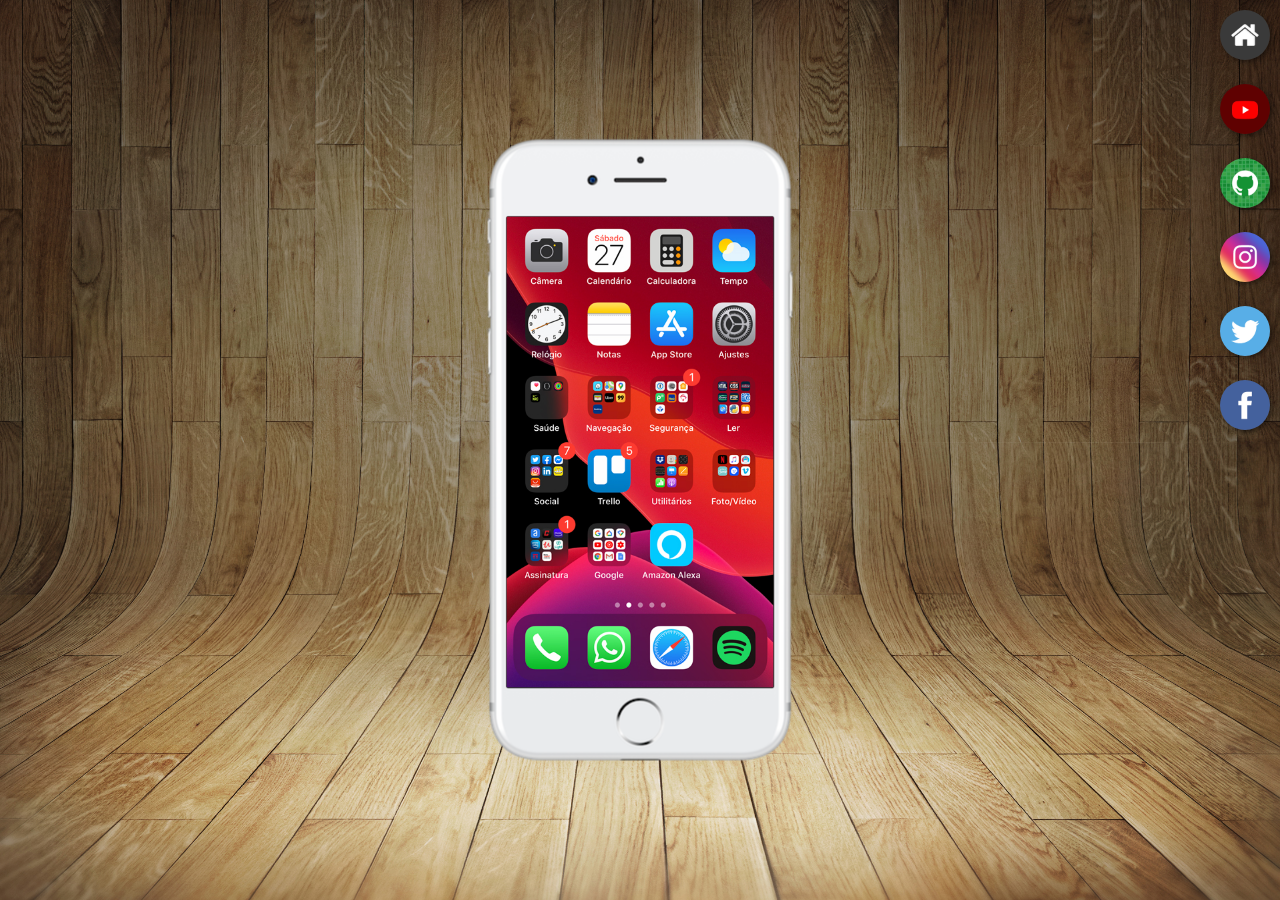
<file: index.html>
<!DOCTYPE html>
<html lang="pt-BR">
<head>
    <meta charset="UTF-8">
    <meta http-equiv="X-UA-Compatible" content="IE=edge">
    <meta name="viewport" content="width=device-width, initial-scale=1.0">
    <title>Projetos redes sociais</title>
    <link rel="shortcut icon" href="favicon.ico" type="image/x-icon">
    <link rel="stylesheet" href="estilos/style.css">
</head>
<body>
    <main>
        <section id="telefone">
            <iframe src="home.html" frameborder="0" name="tela" id="tela">
                Seu navegador não é compatível com isso
            </iframe>
        </section>
        <section id="redes-sociais">
            <a href="home.html" target="tela"> <img src="imagens/logo-home.jpg" alt="Home"></a> <br>
            <a href="youtube.html" target="tela"> <img src="imagens/logo-youtube.jpg" alt="Youtube"></a> <br>
            <a href="github.html" target="tela"> <img src="imagens/logo-github.jpg" alt="Github"></a> <br>
            <a href="instagram.html" target="tela"> <img src="imagens/logo-instagram.jpg" alt="Instagram"></a> <br>
            <a href="twitter.html" target="tela"> <img src="imagens/logo-twitter.jpg" alt="Twitter"></a> <br>
            <a href="facebook.html" target="tela"> <img src="imagens/logo-facebook.jpg" alt=""></a>
        </section>
    </main>
</body>
</html>
</file>
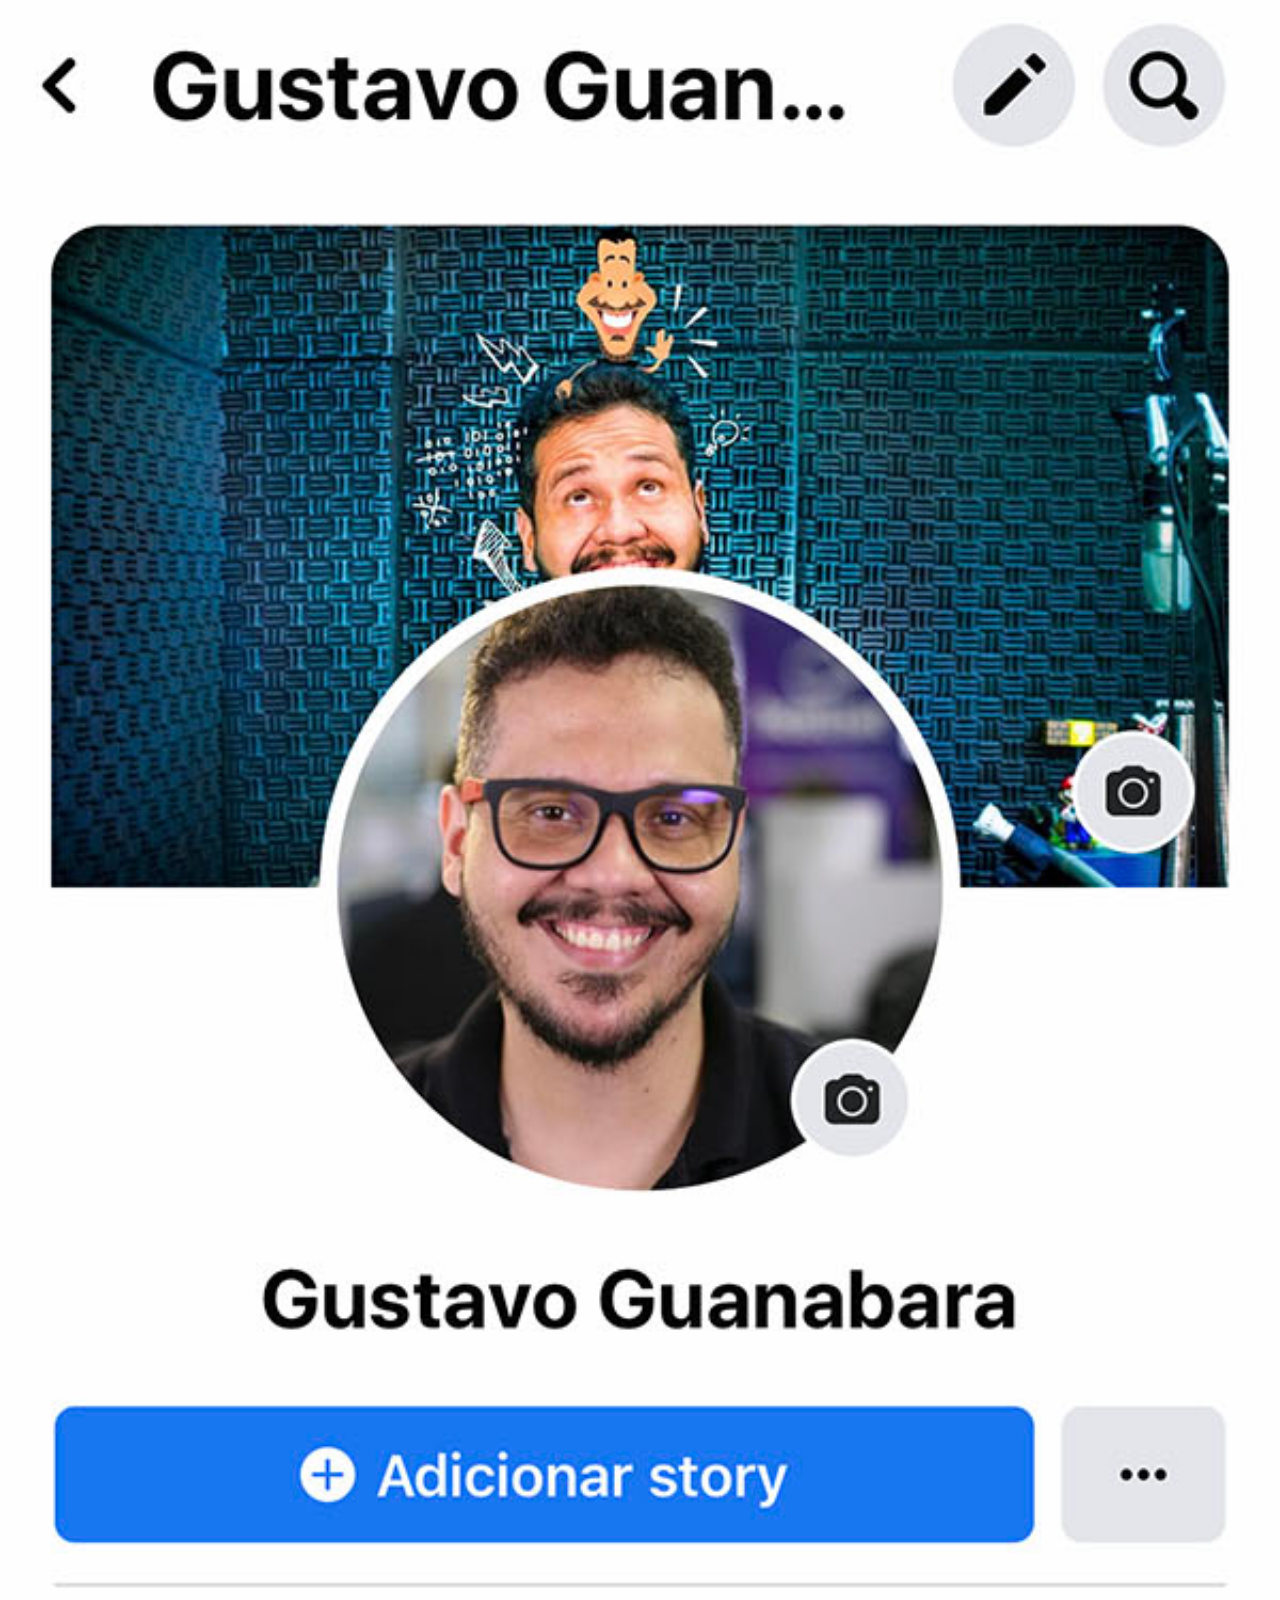
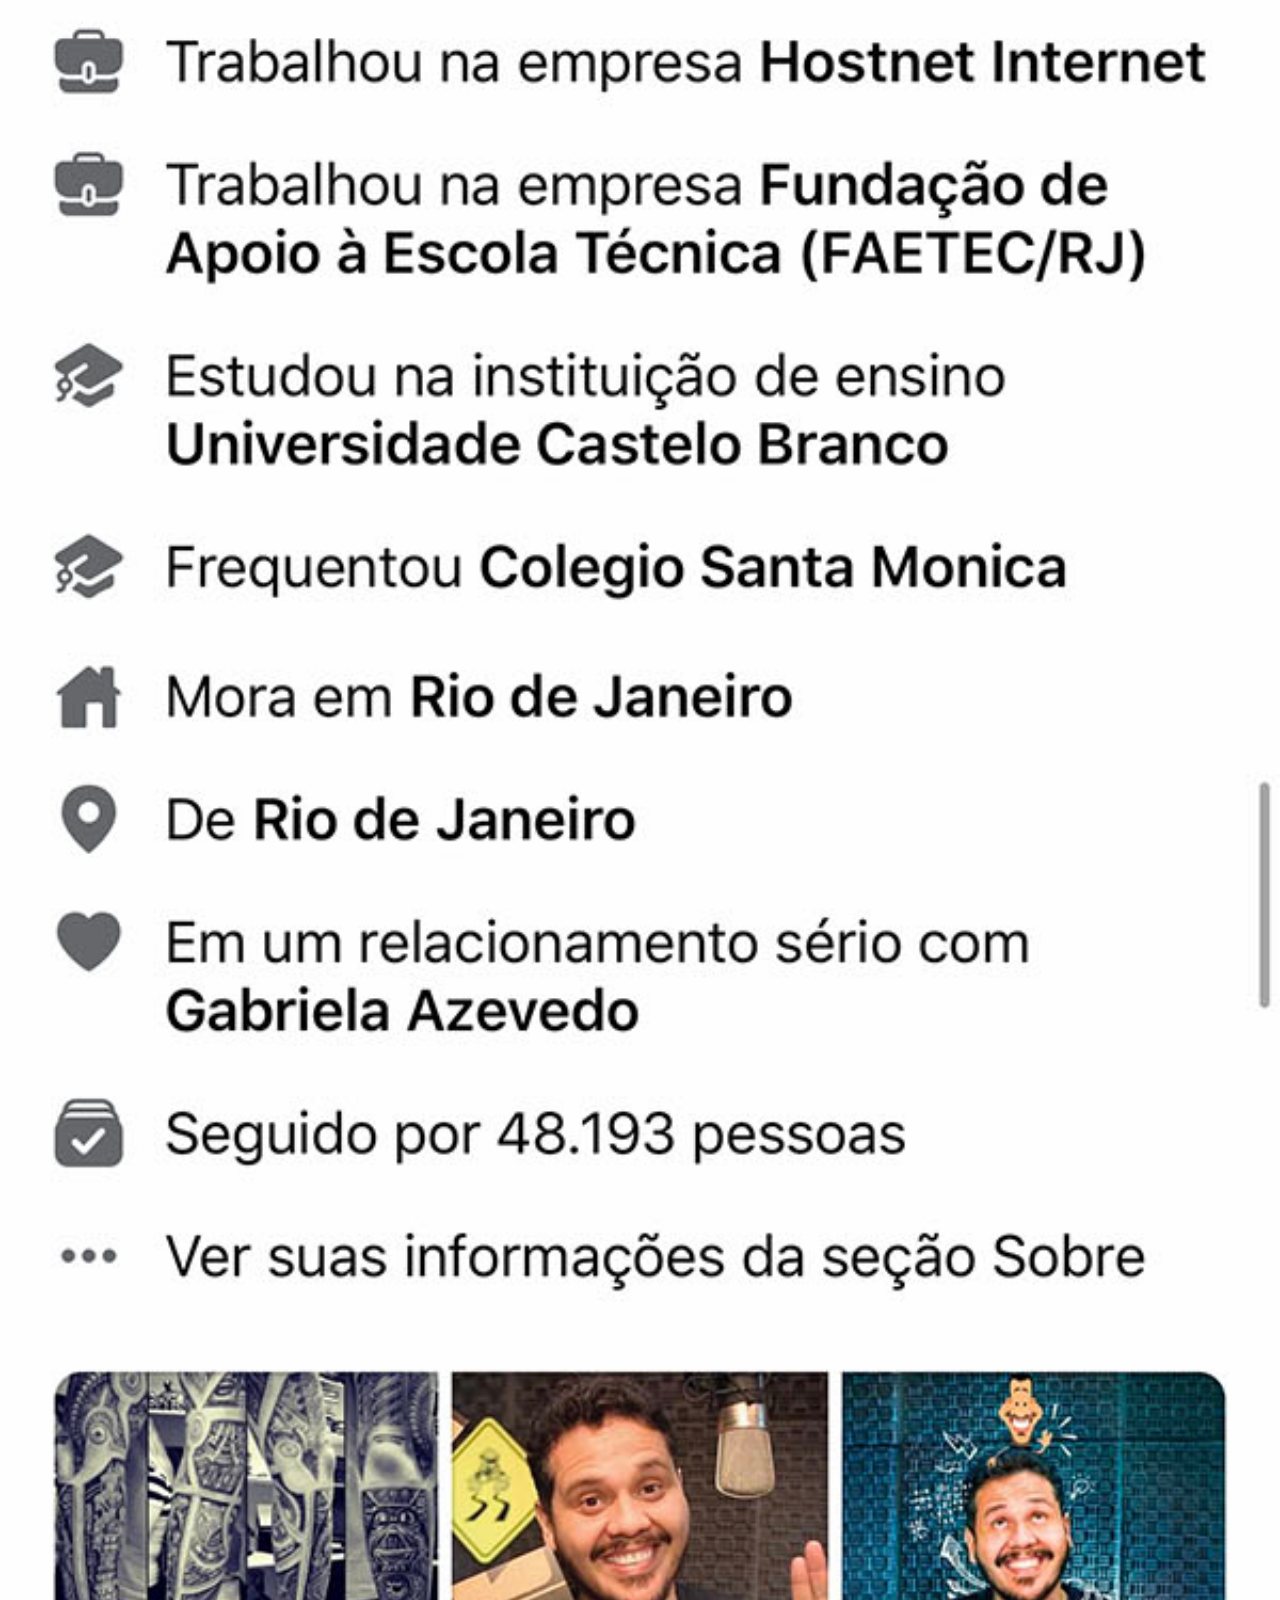
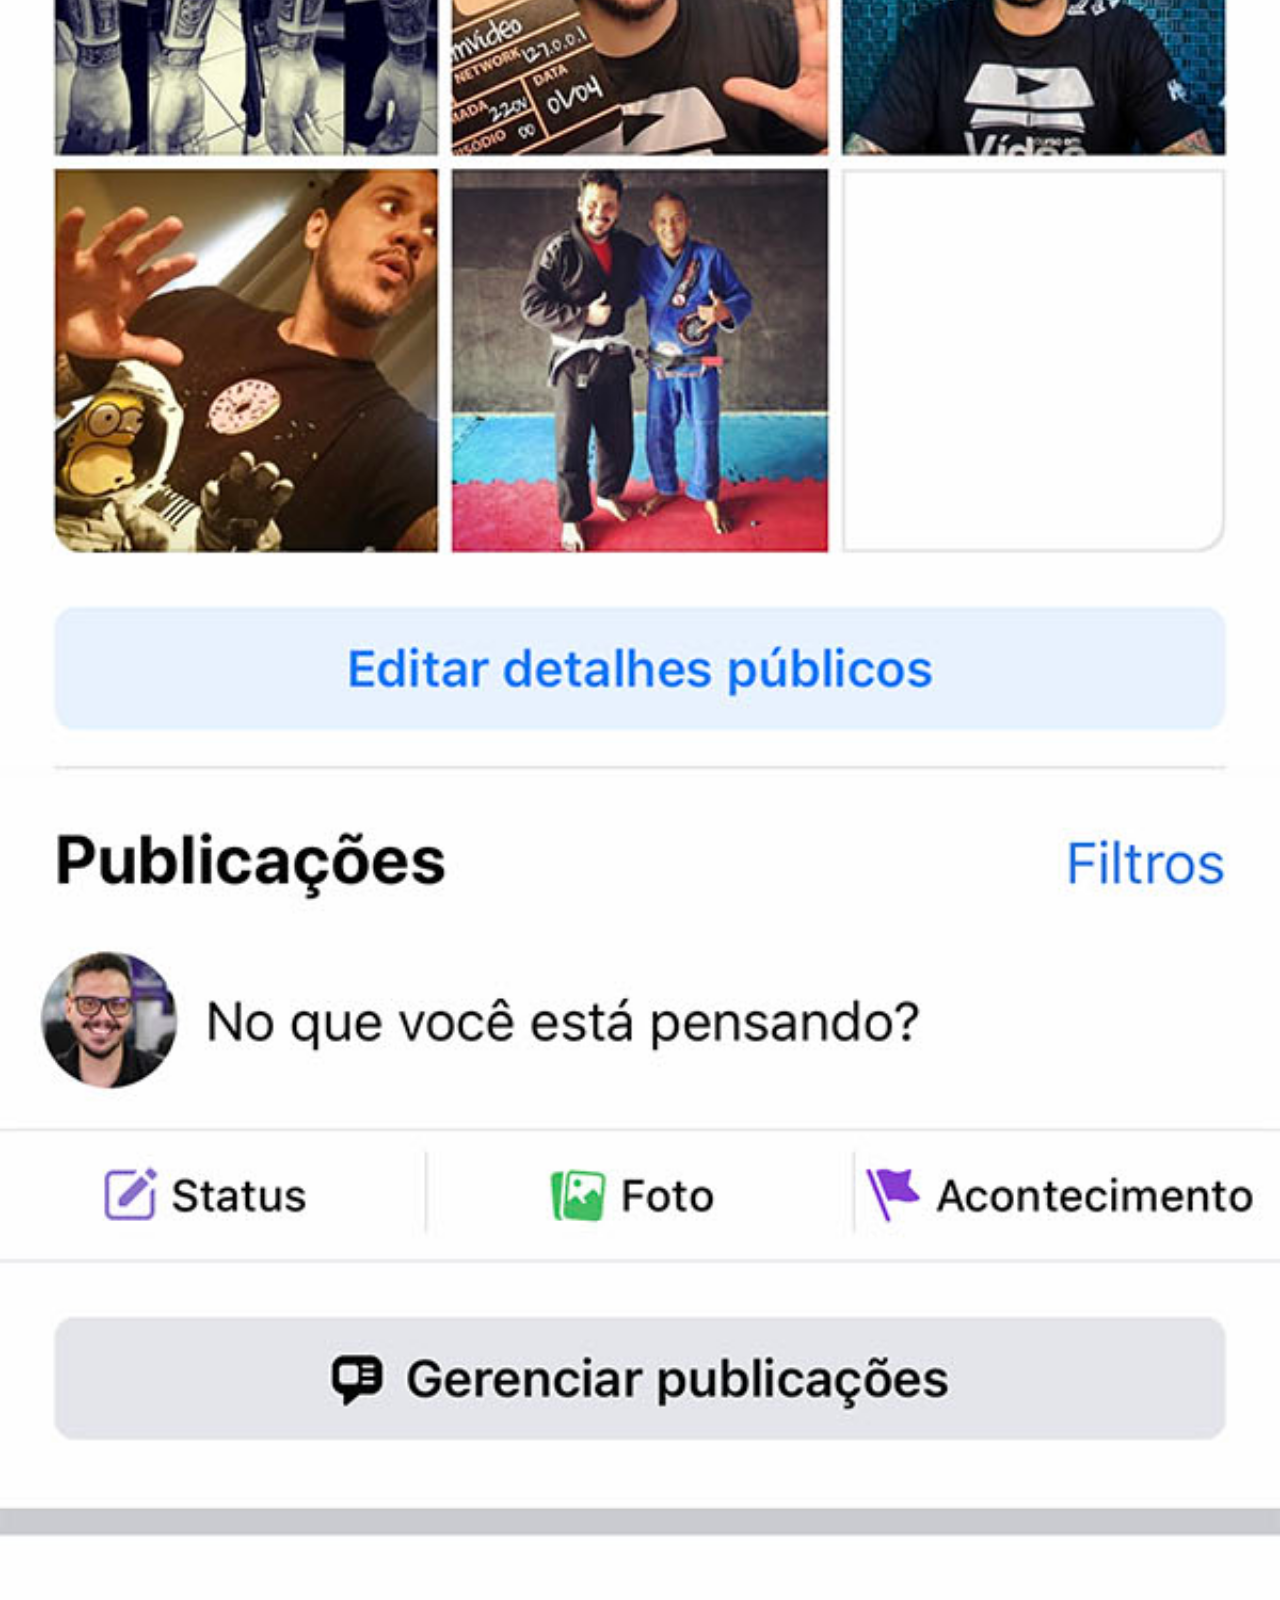
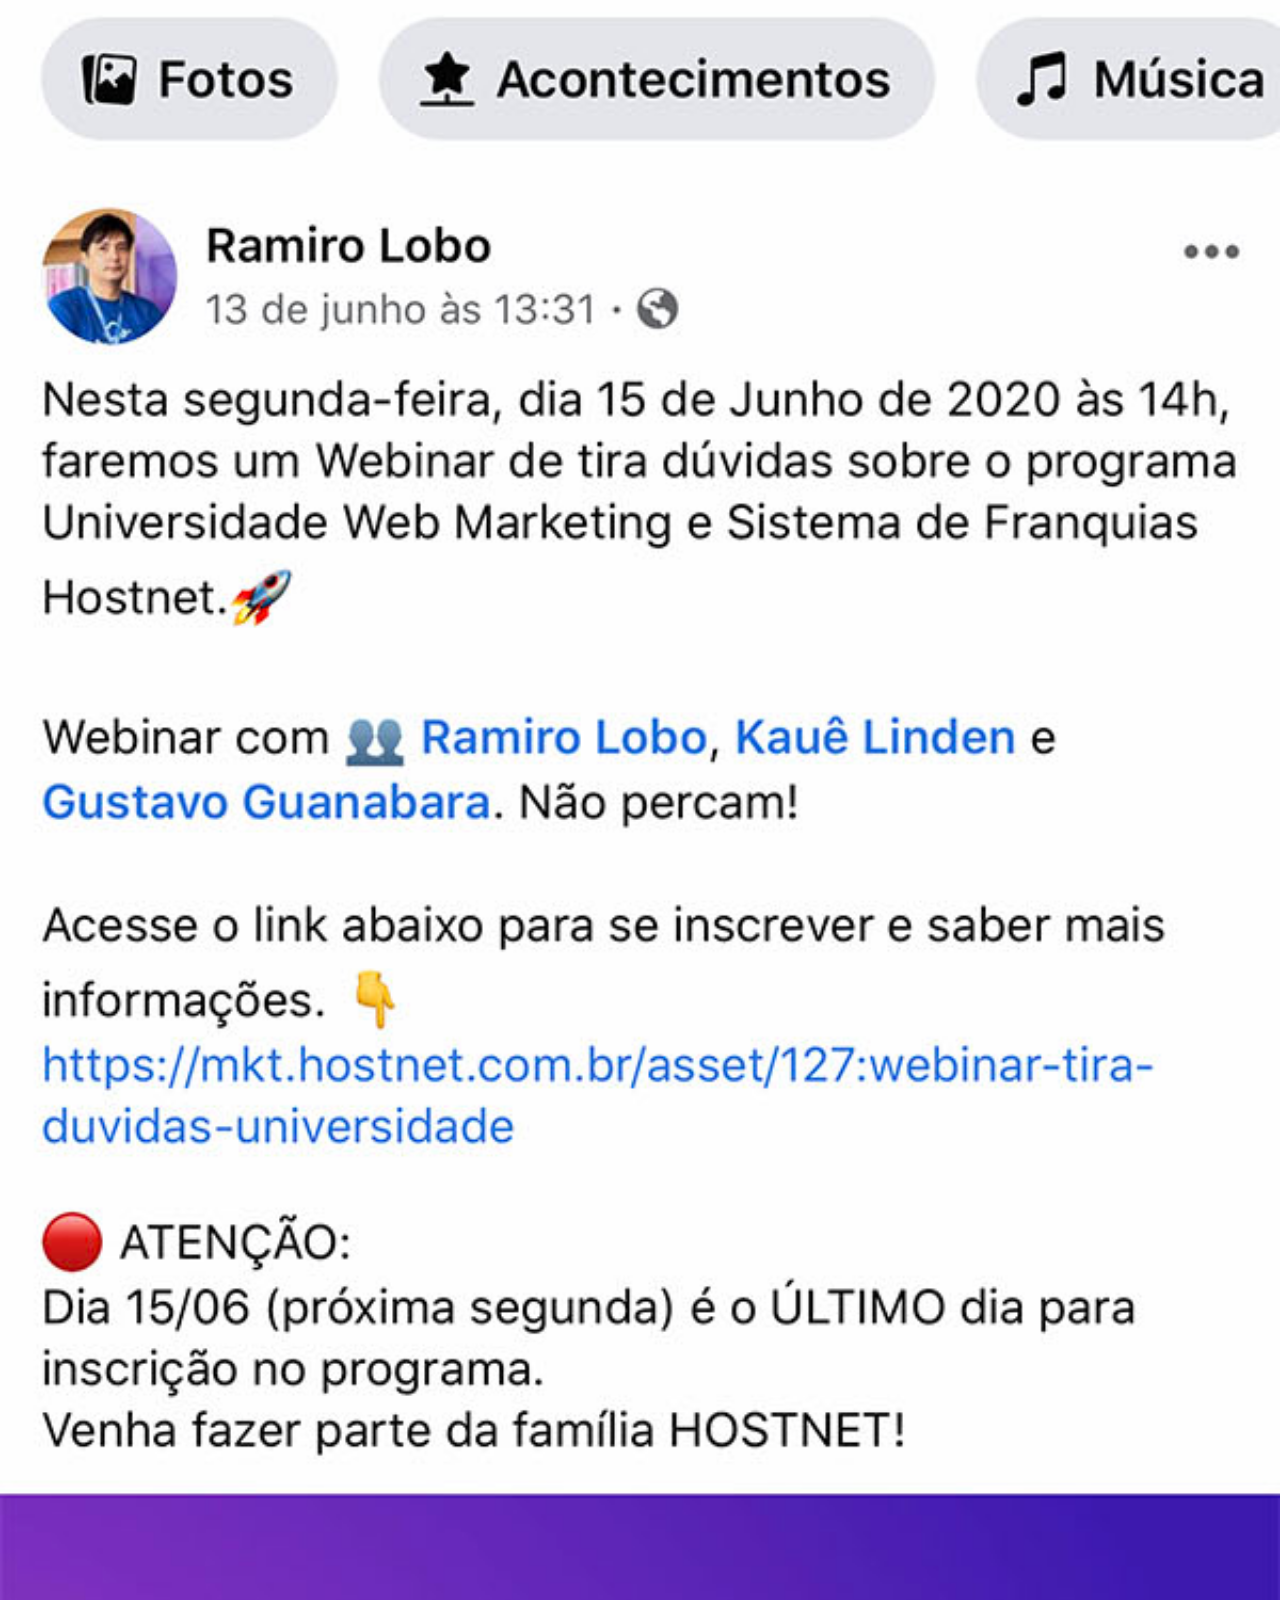
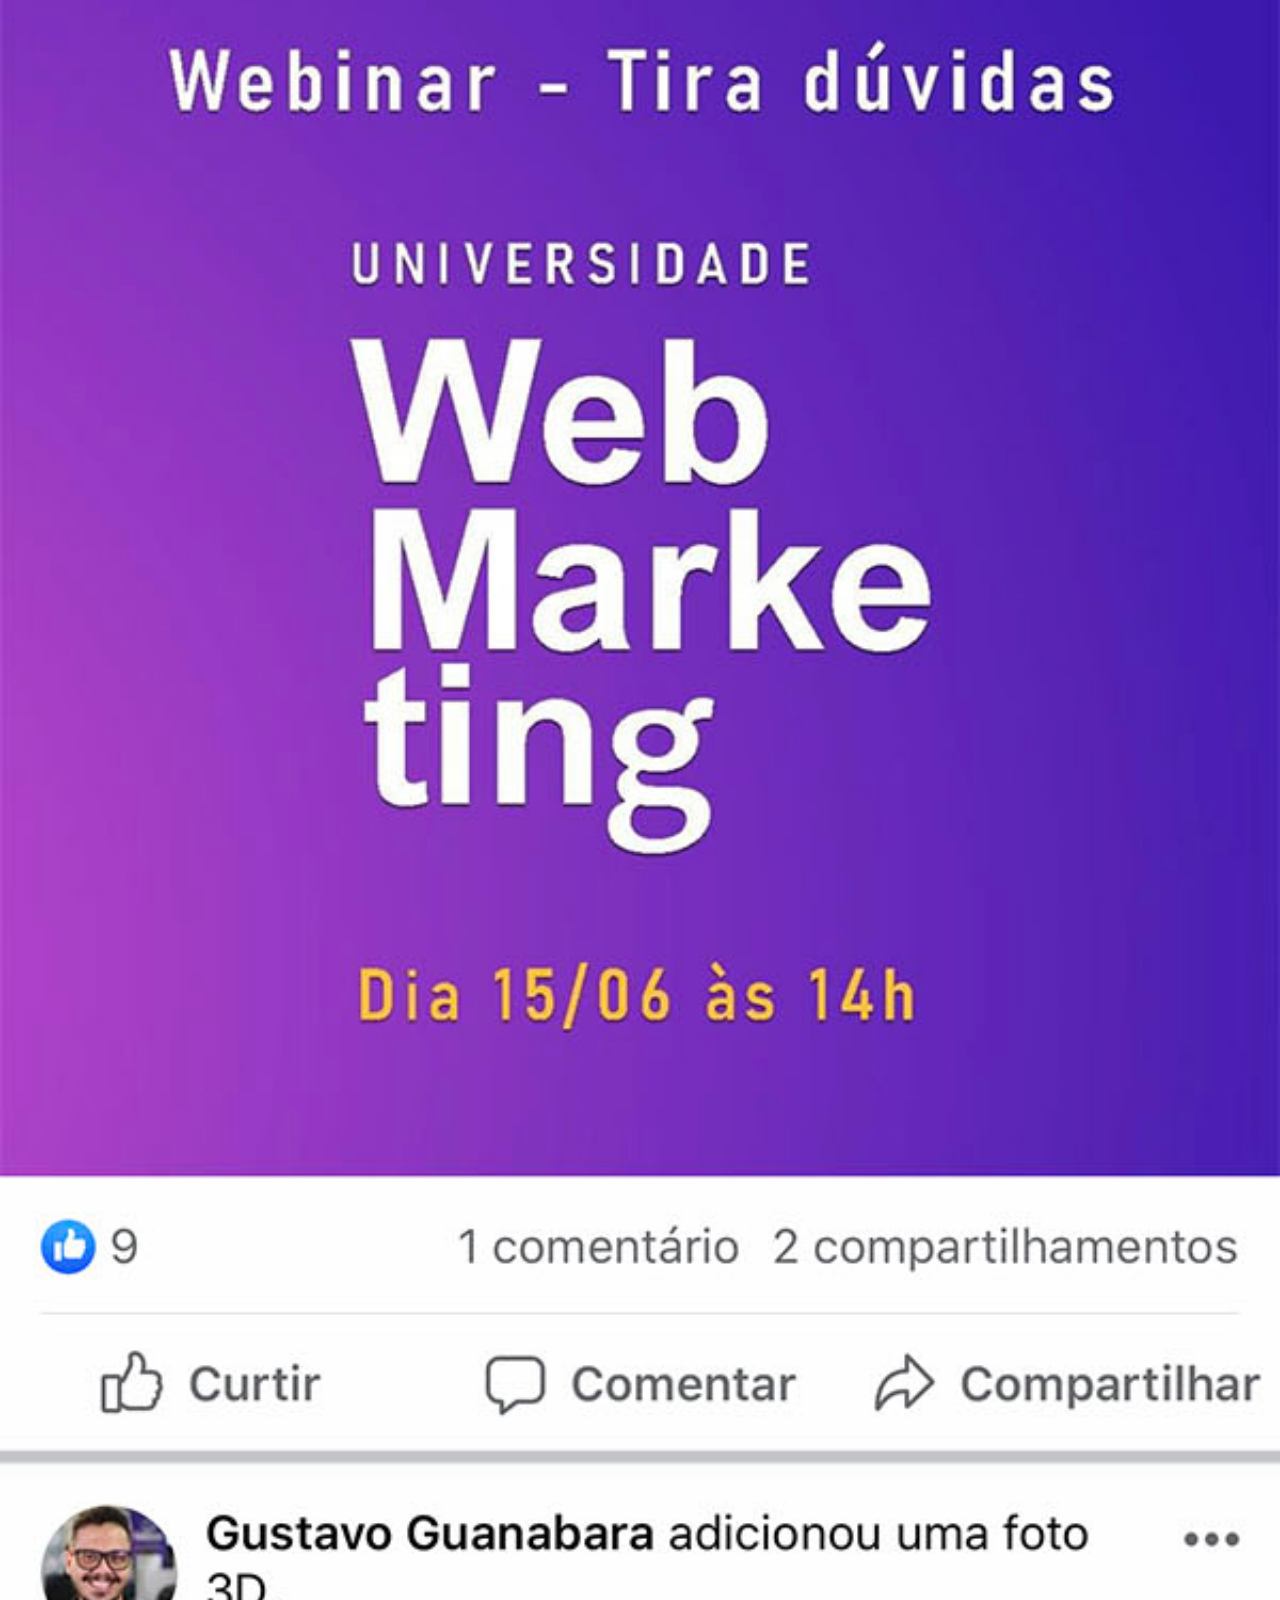
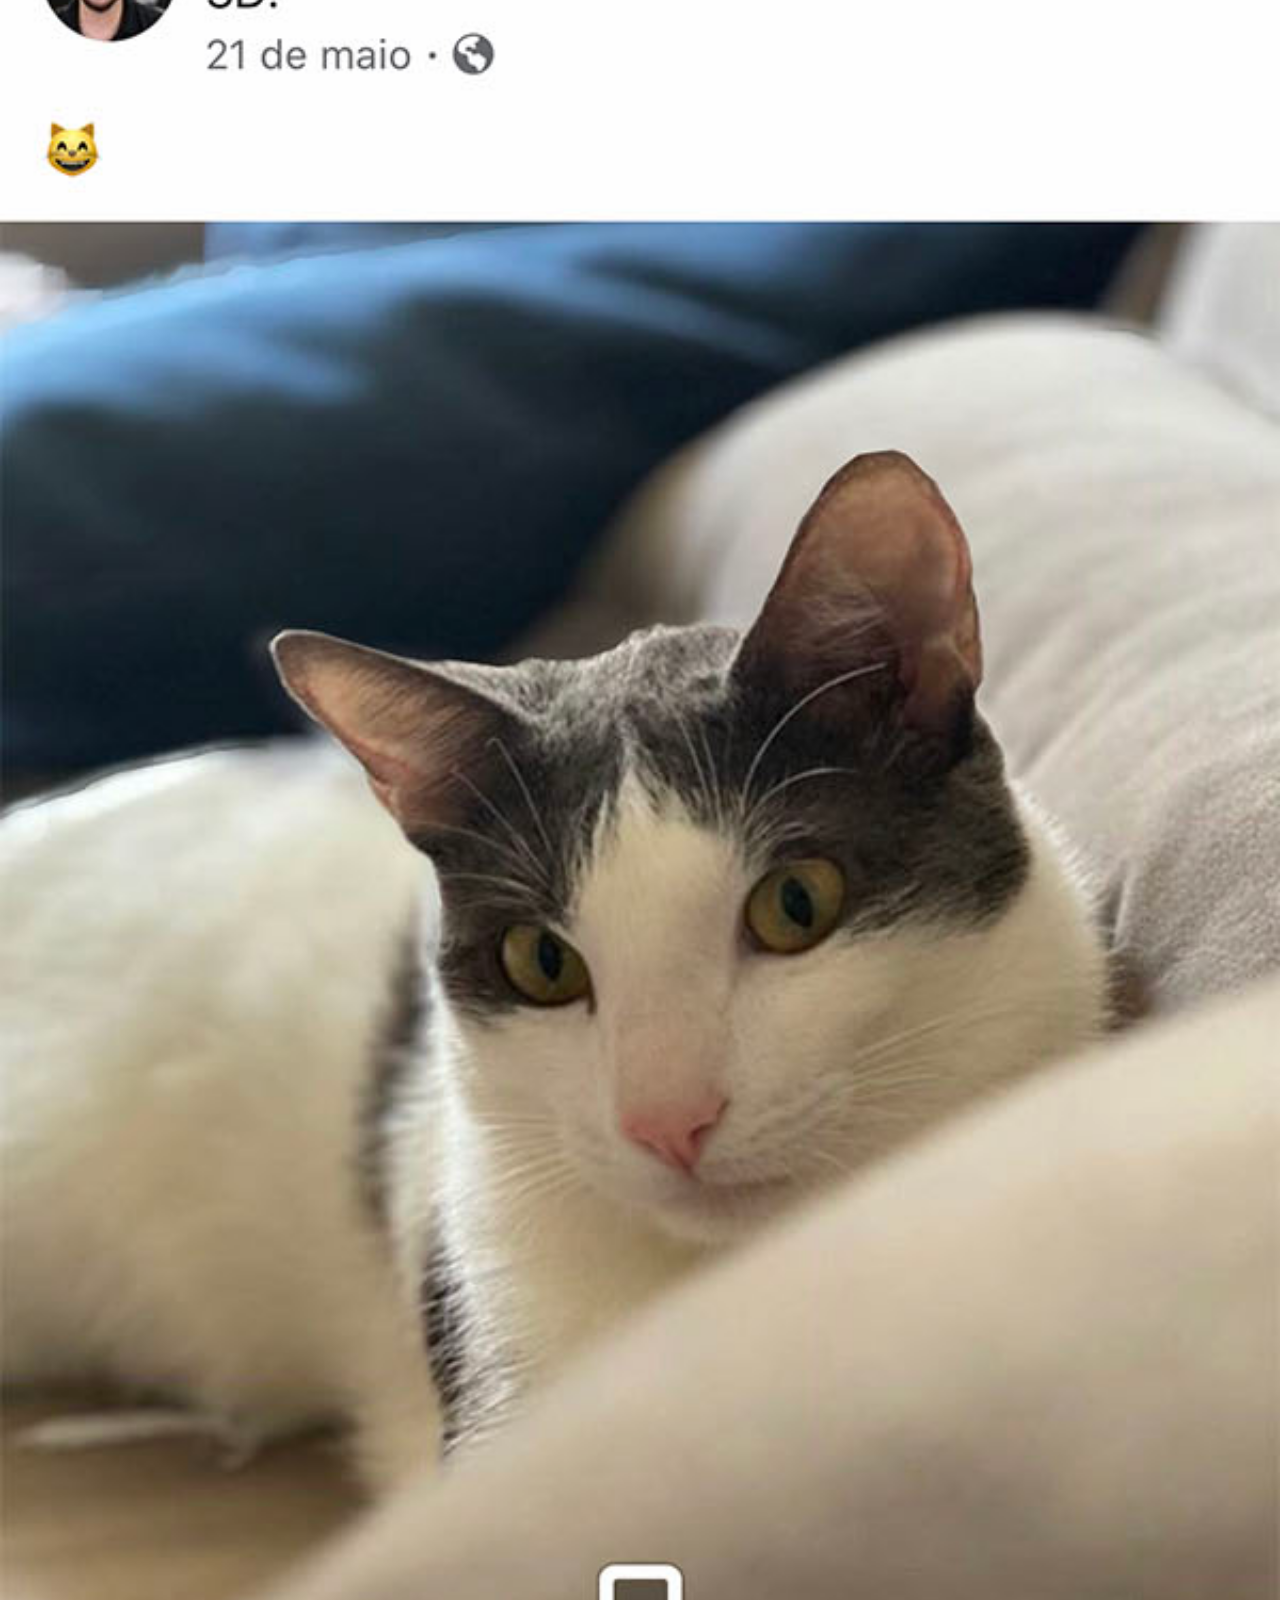
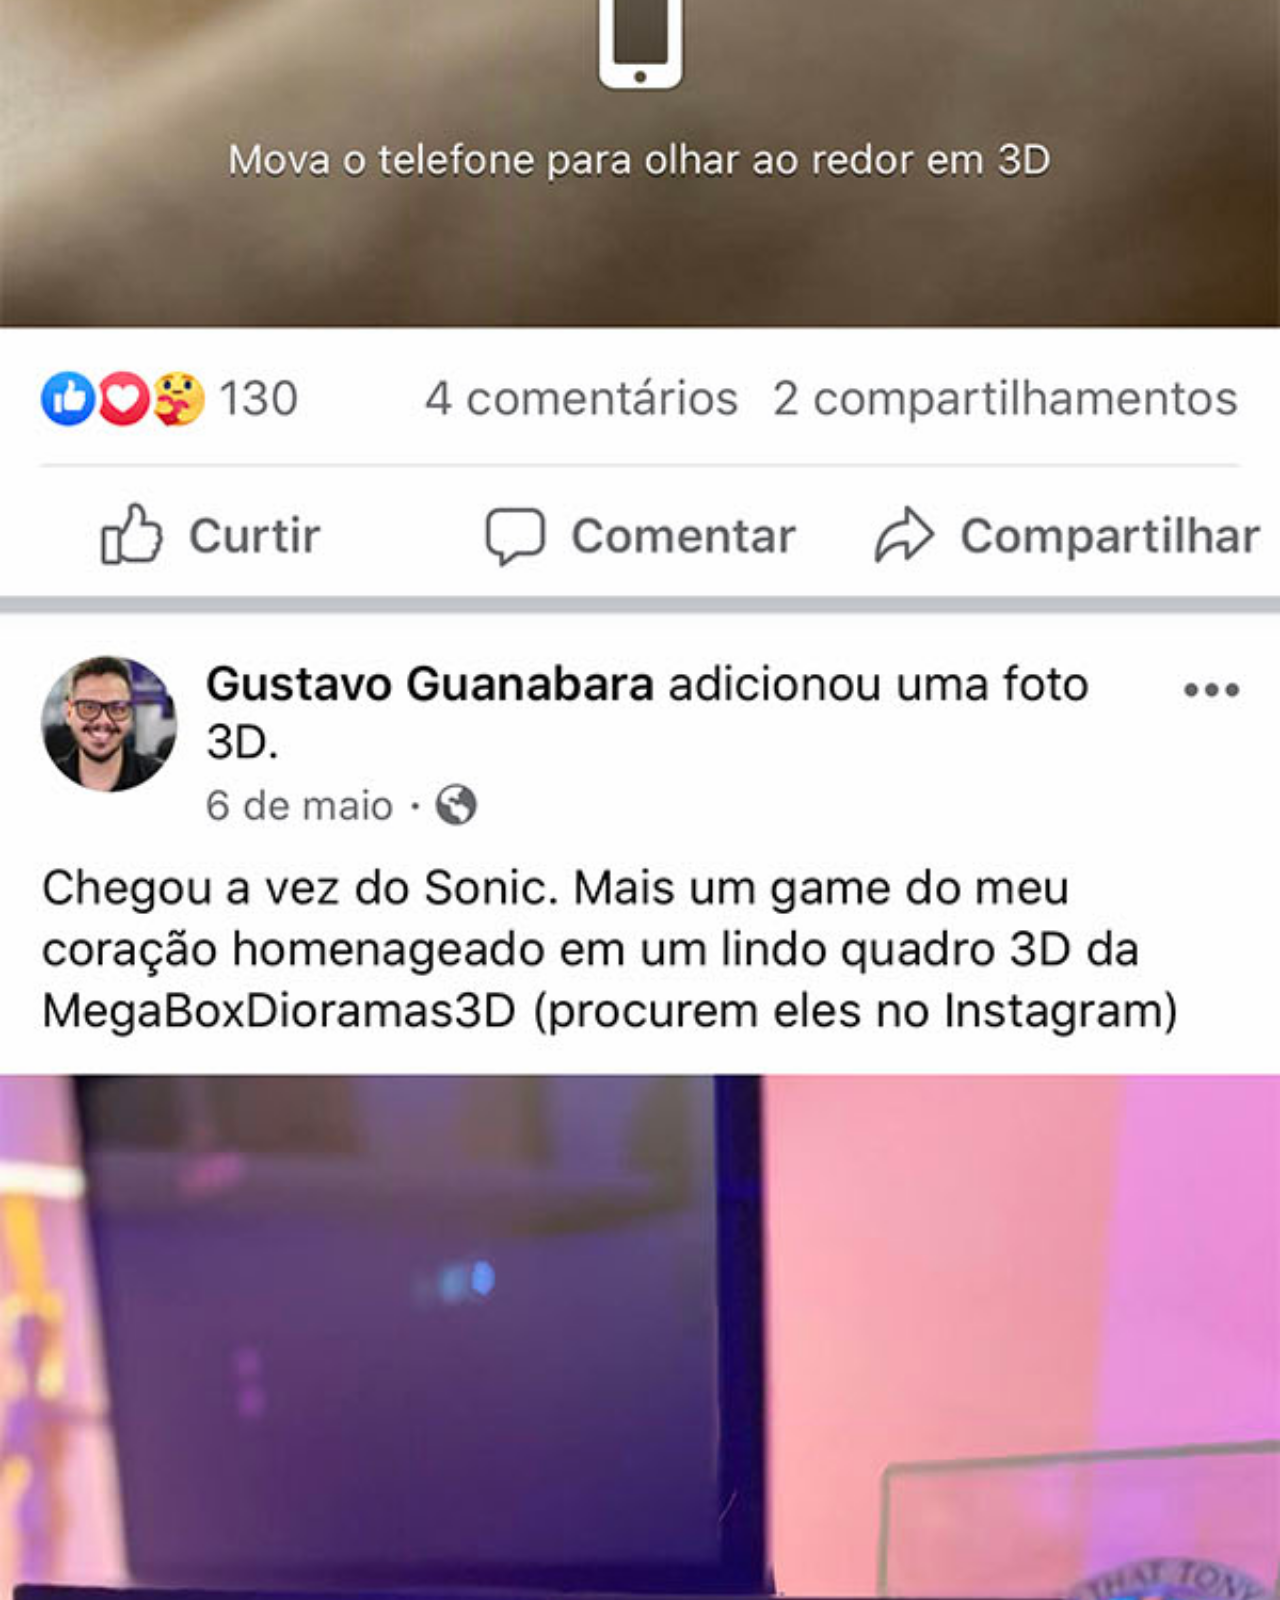
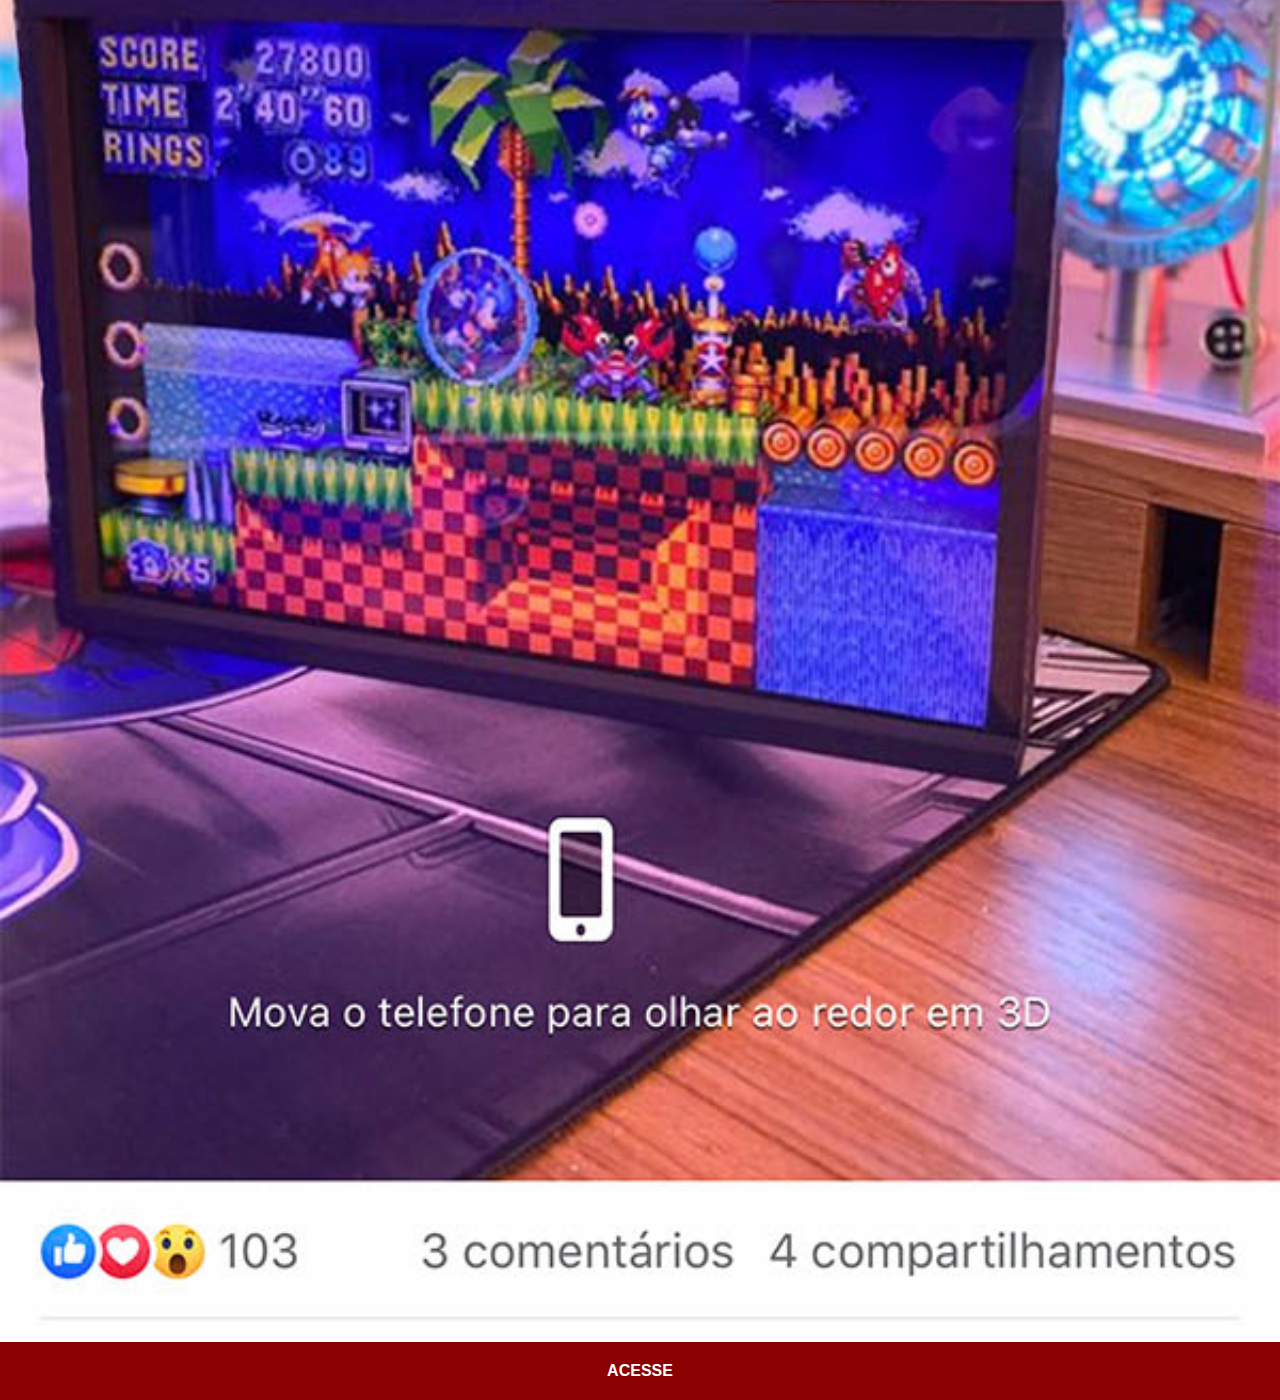
<file: facebook.html>
<!DOCTYPE html>
<html lang="pt-BR">
<head>
    <meta charset="UTF-8">
    <meta http-equiv="X-UA-Compatible" content="IE=edge">
    <meta name="viewport" content="width=device-width, initial-scale=1.0">
    <title>Facebook</title>
    <link rel="stylesheet" href="estilos/social.css">
</head>
<body>
    <img src="imagens/tela-facebook.jpg" alt="Facebook">
    <a href="https://www.facebook.com/gustavoguanabara/?locale=pt_BR">ACESSE</a>
</body>
</html>
</file>
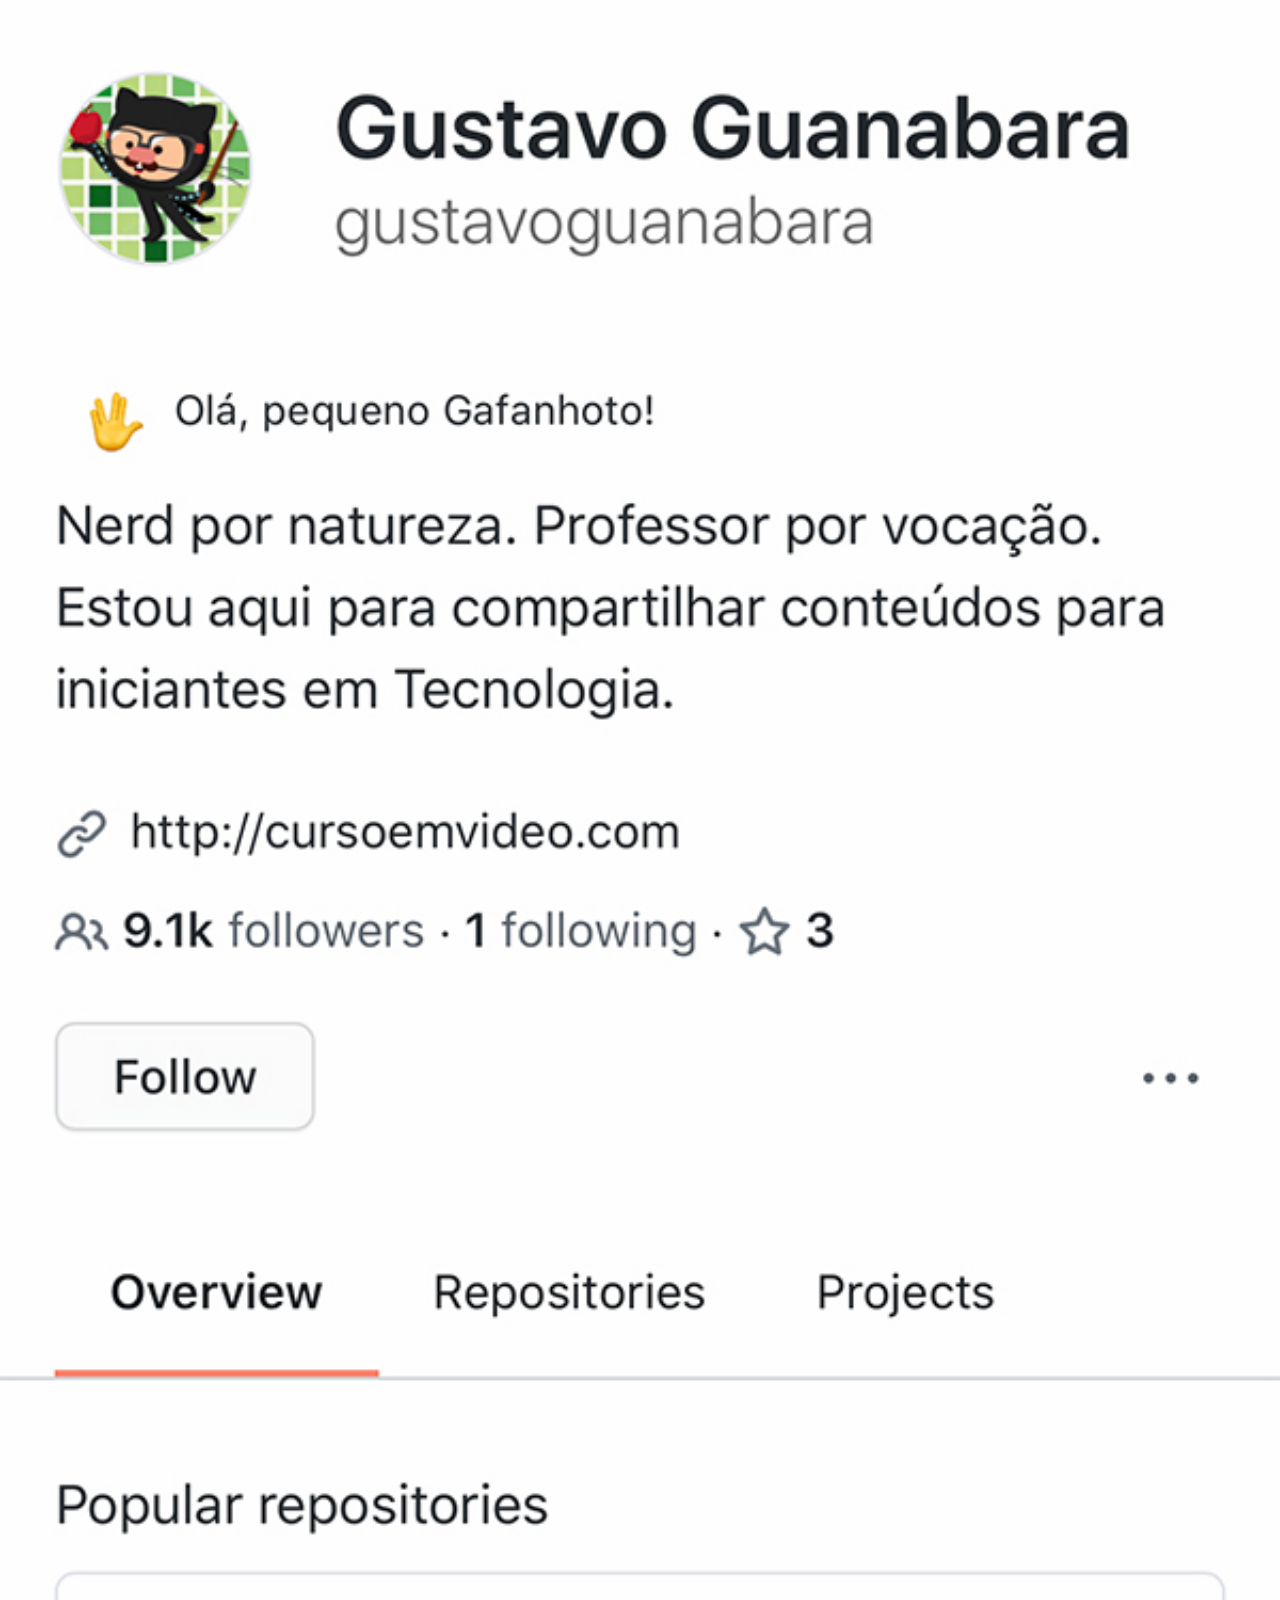
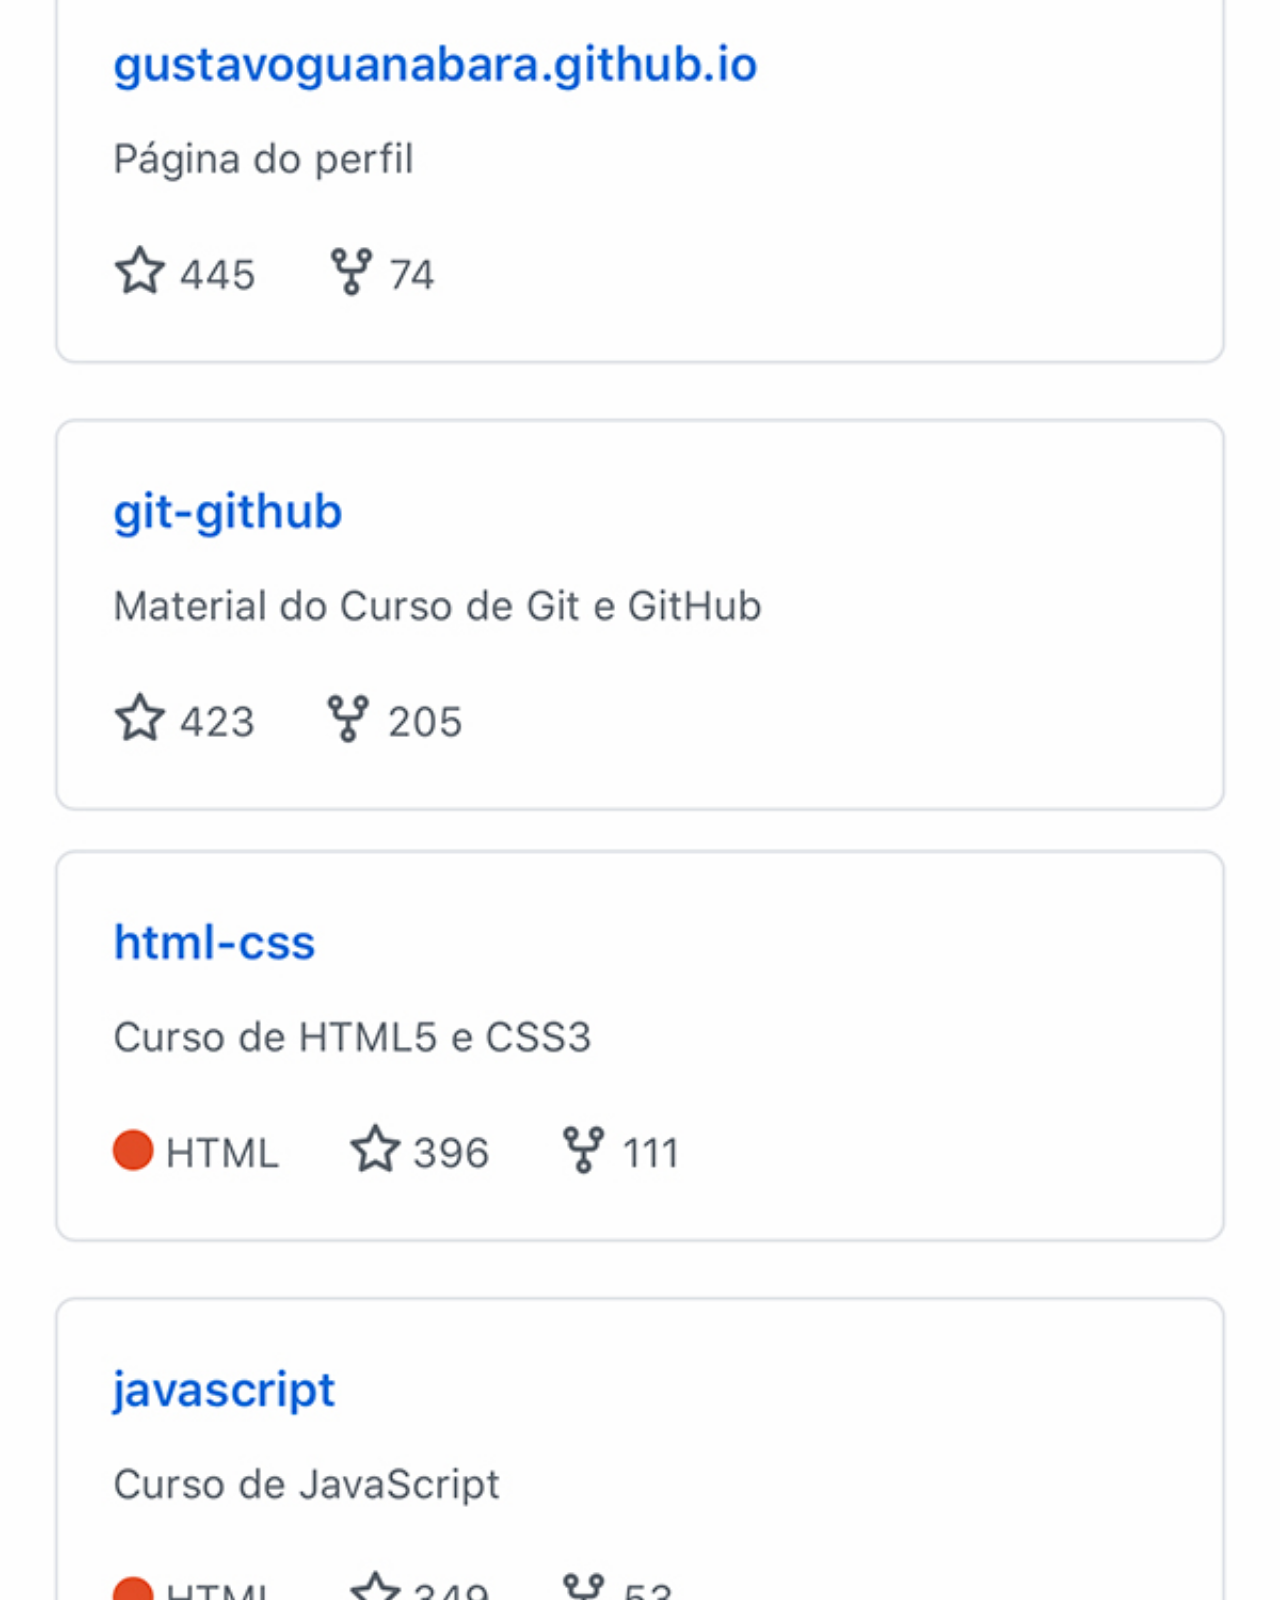
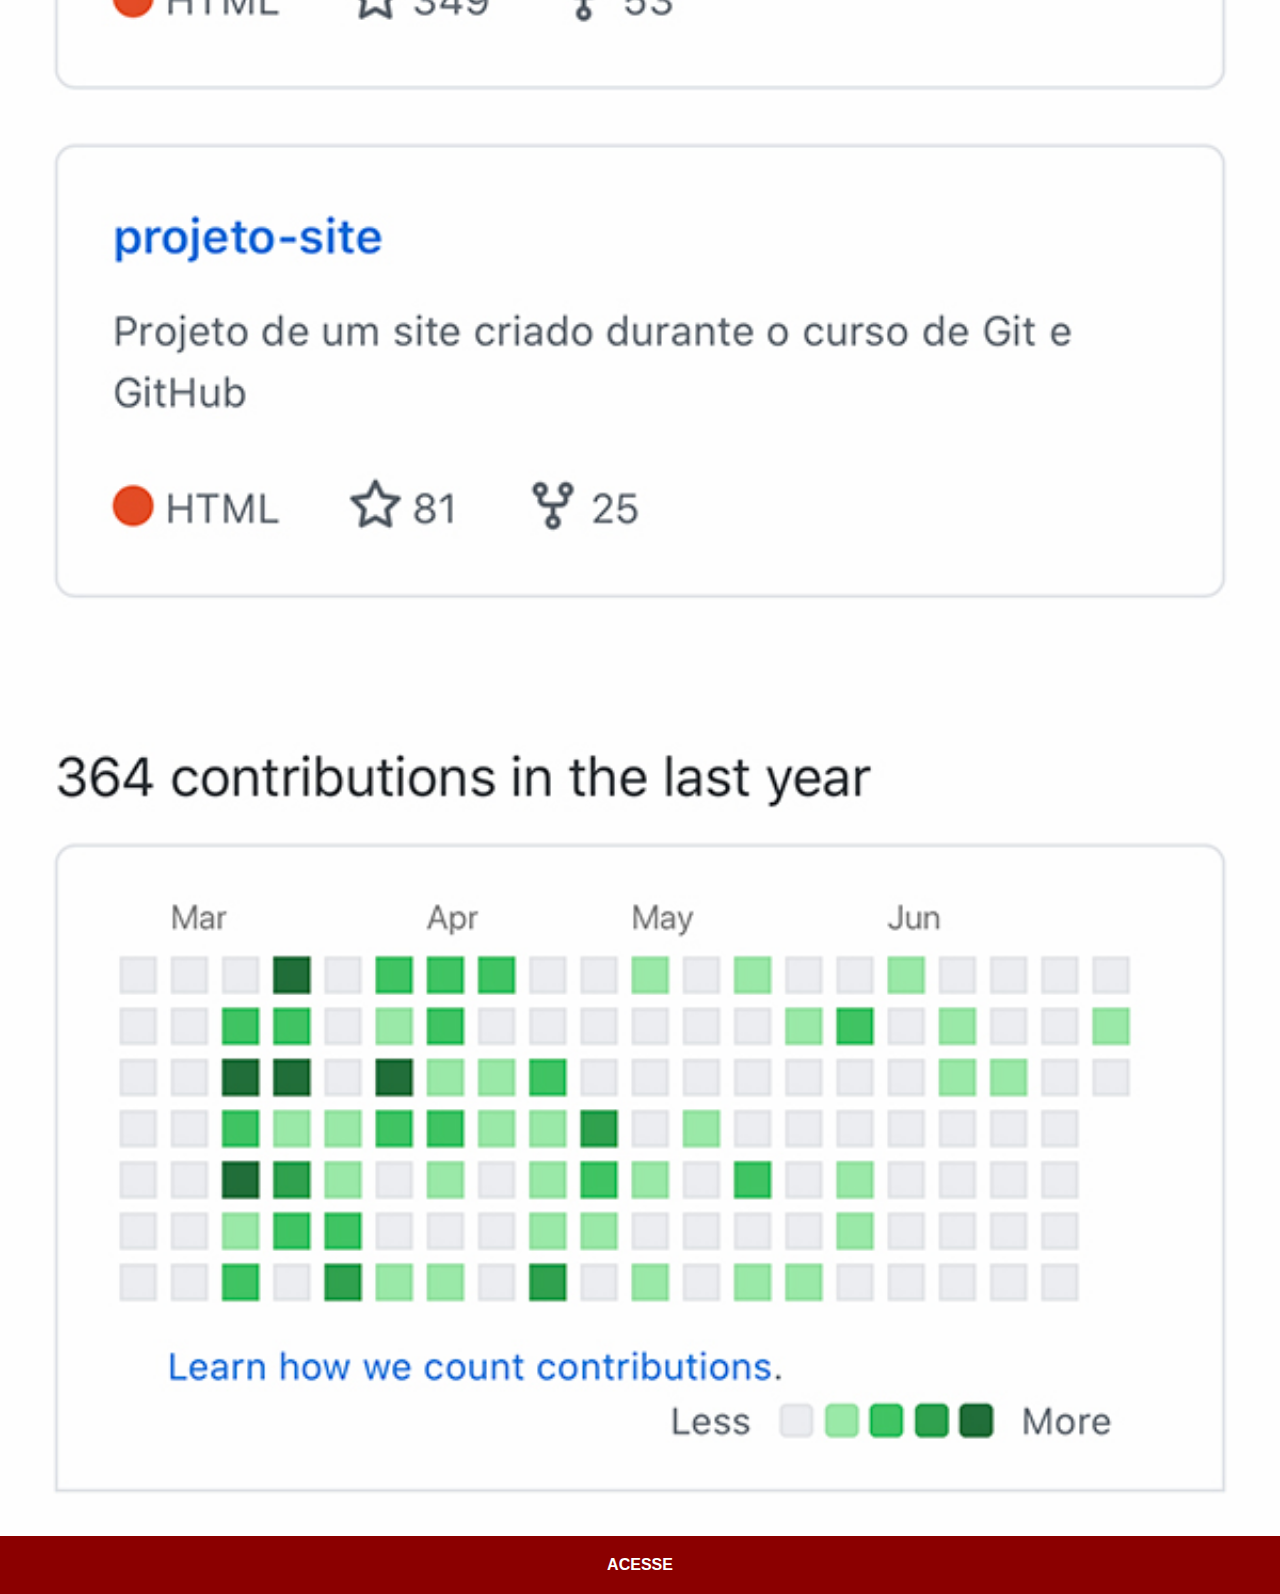
<file: github.html>
<!DOCTYPE html>
<html lang="pt-BR">
<head>
    <meta charset="UTF-8">
    <meta http-equiv="X-UA-Compatible" content="IE=edge">
    <meta name="viewport" content="width=device-width, initial-scale=1.0">
    <title>Github</title>
    <link rel="stylesheet" href="estilos/social.css">
</head>
<body>
    <img src="imagens/tela-github.jpg" alt="Github">
    <a href="https://github.com/gustavoguanabara" target="_blank">ACESSE</a>
</body>
</html>
</file>
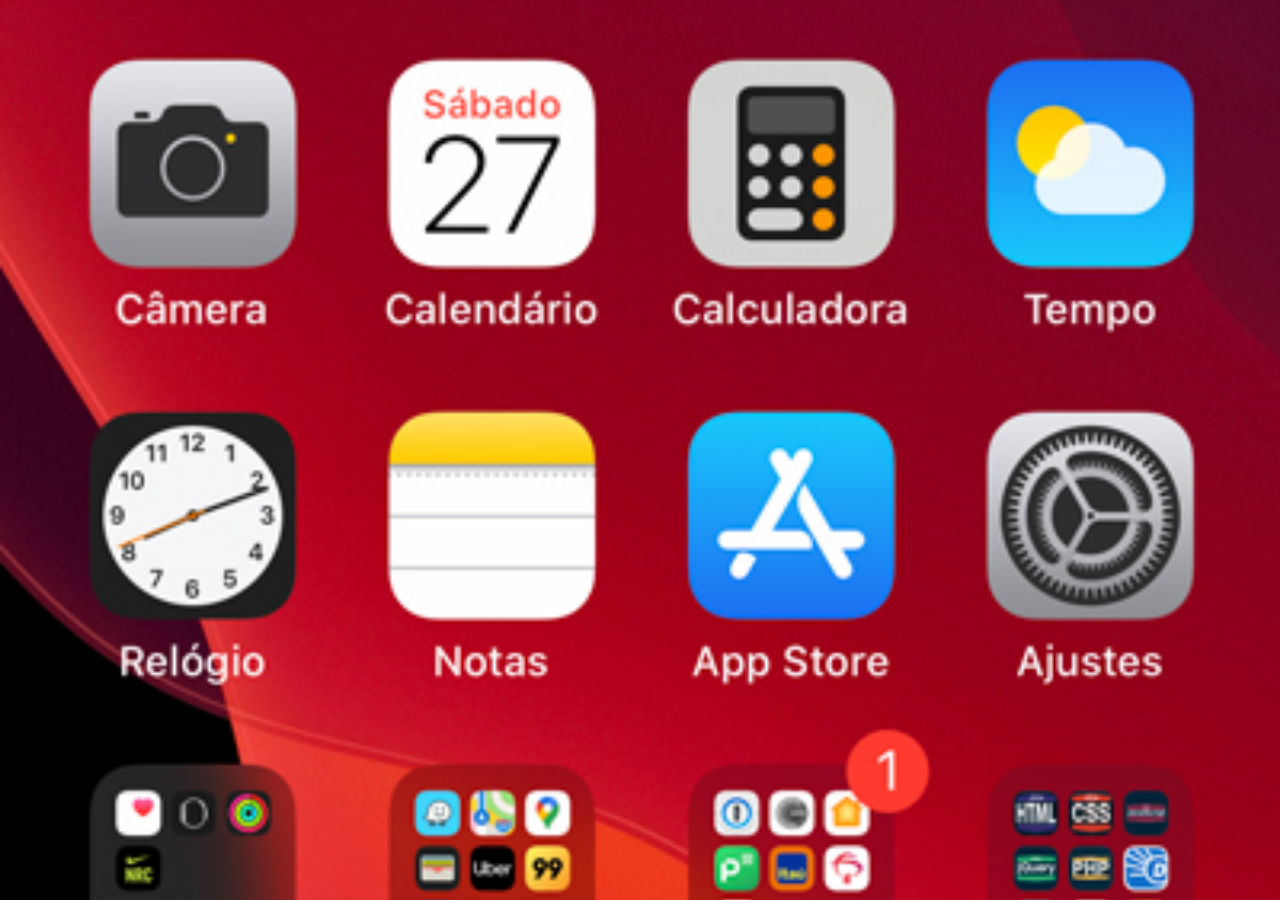
<file: home.html>
<!DOCTYPE html>
<html lang="pt-BR">
<head>
    <meta charset="UTF-8">
    <meta http-equiv="X-UA-Compatible" content="IE=edge">
    <meta name="viewport" content="width=device-width, initial-scale=1.0">
    <title>Home</title>
    <style>
        *{
            margin: 0px;
            padding: 0px;
        }
        body{
            height: 100vh;
            width: 100vw;
            background: black url('imagens/tela-home.jpg') no-repeat top center;
            background-size: cover;
        }
    </style>
</head>
<body>
    
</body>
</html>
</file>
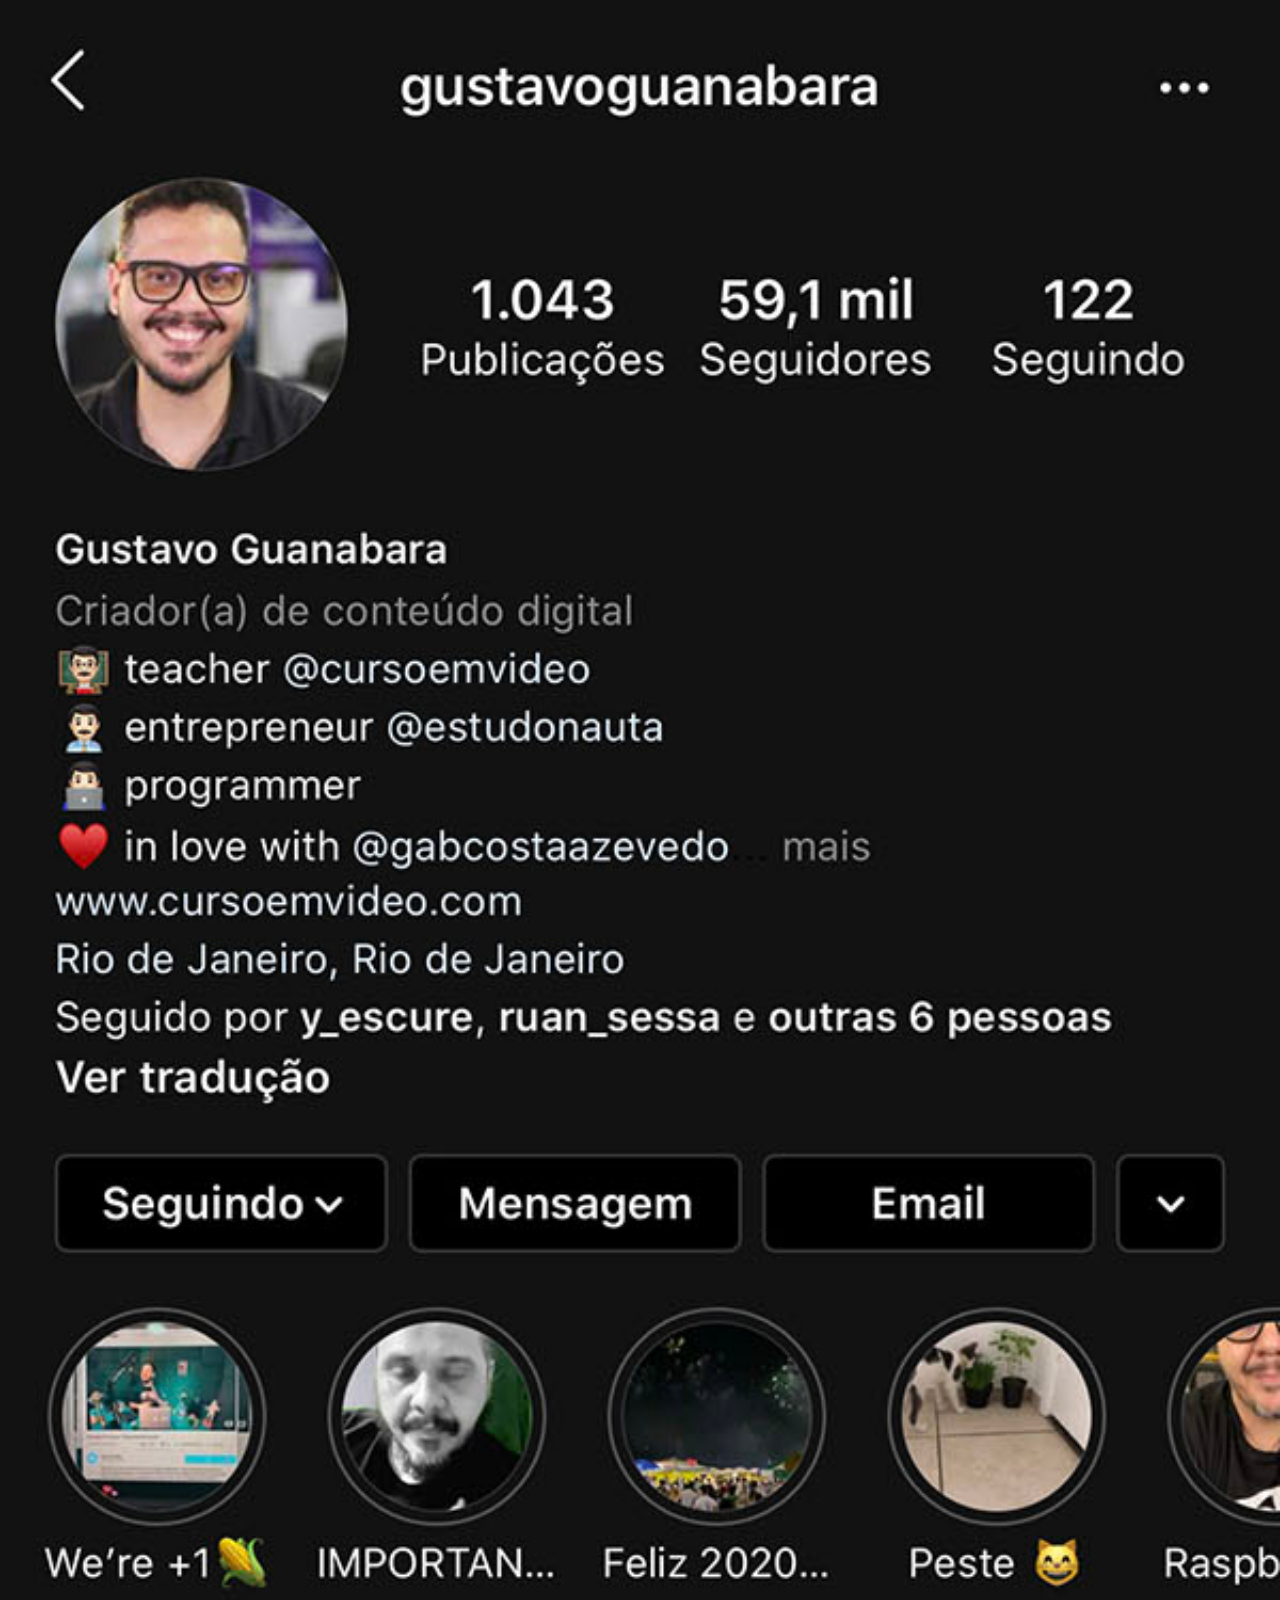
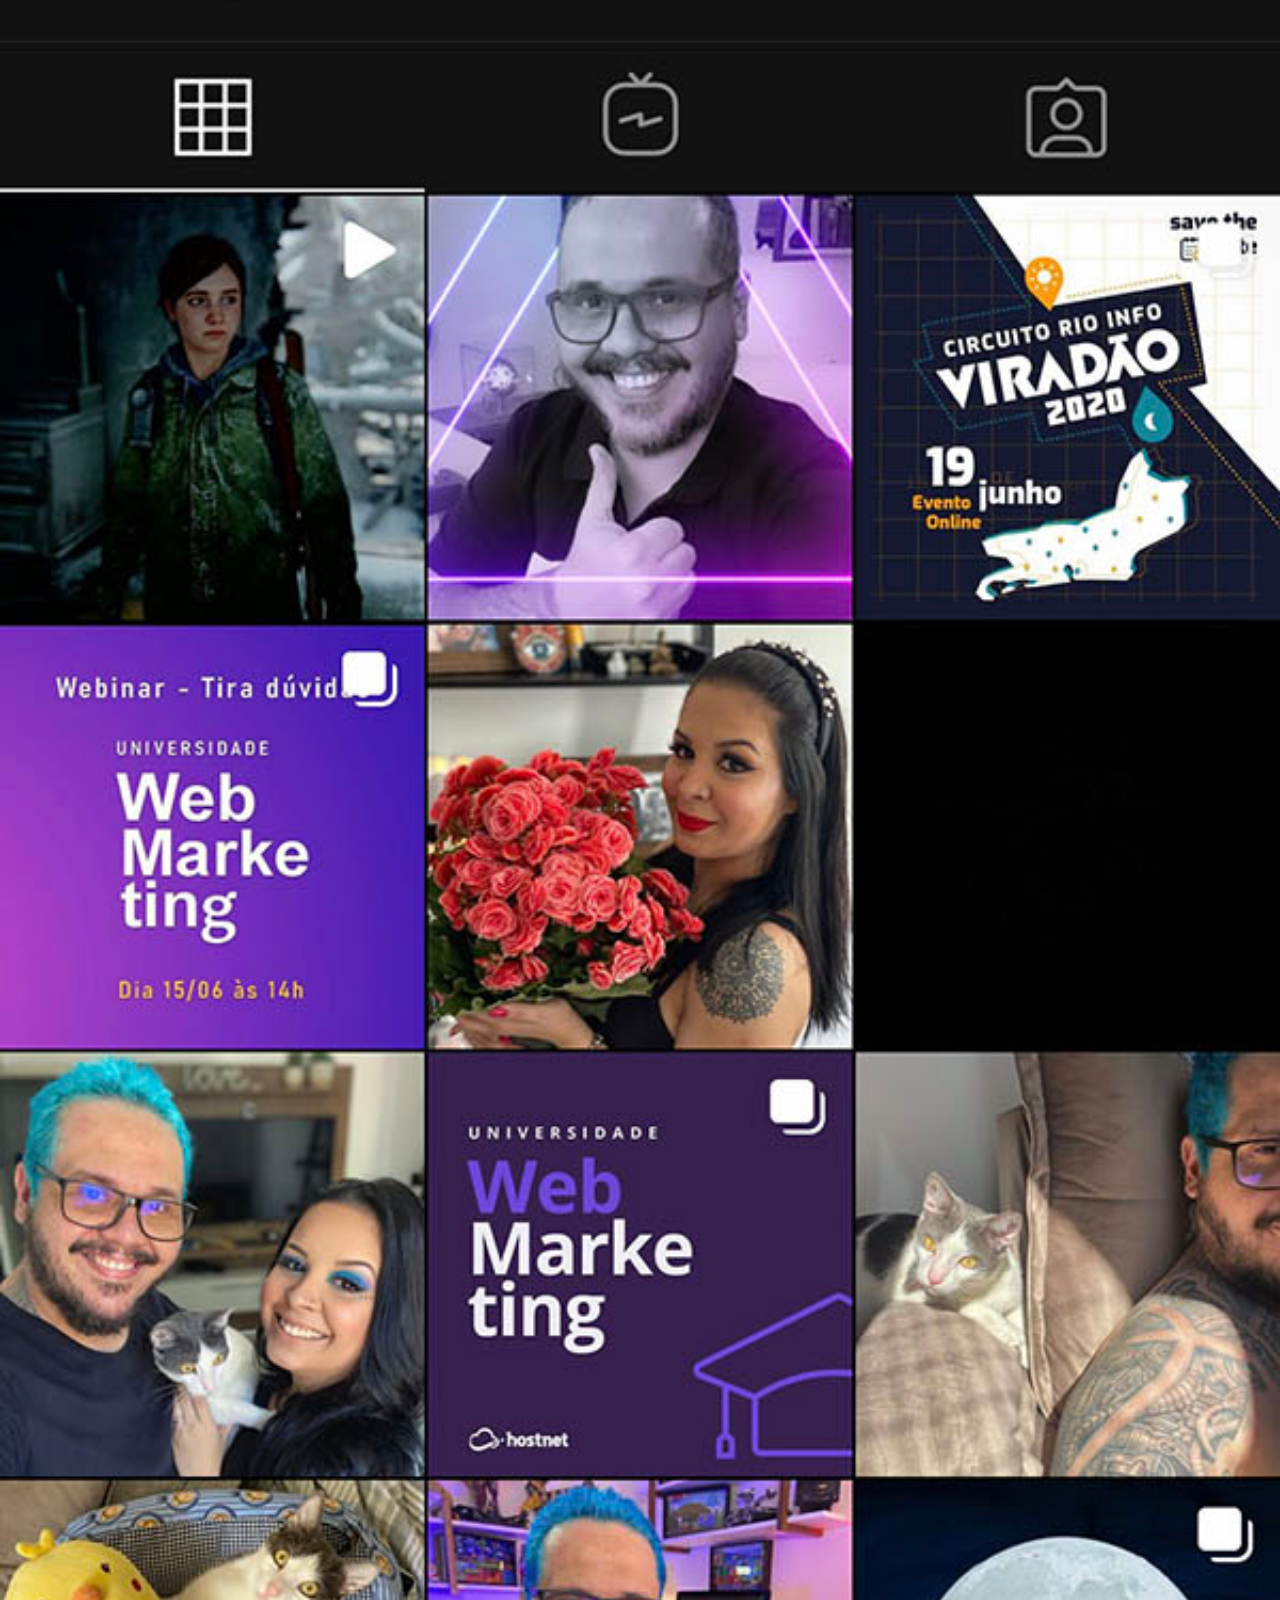
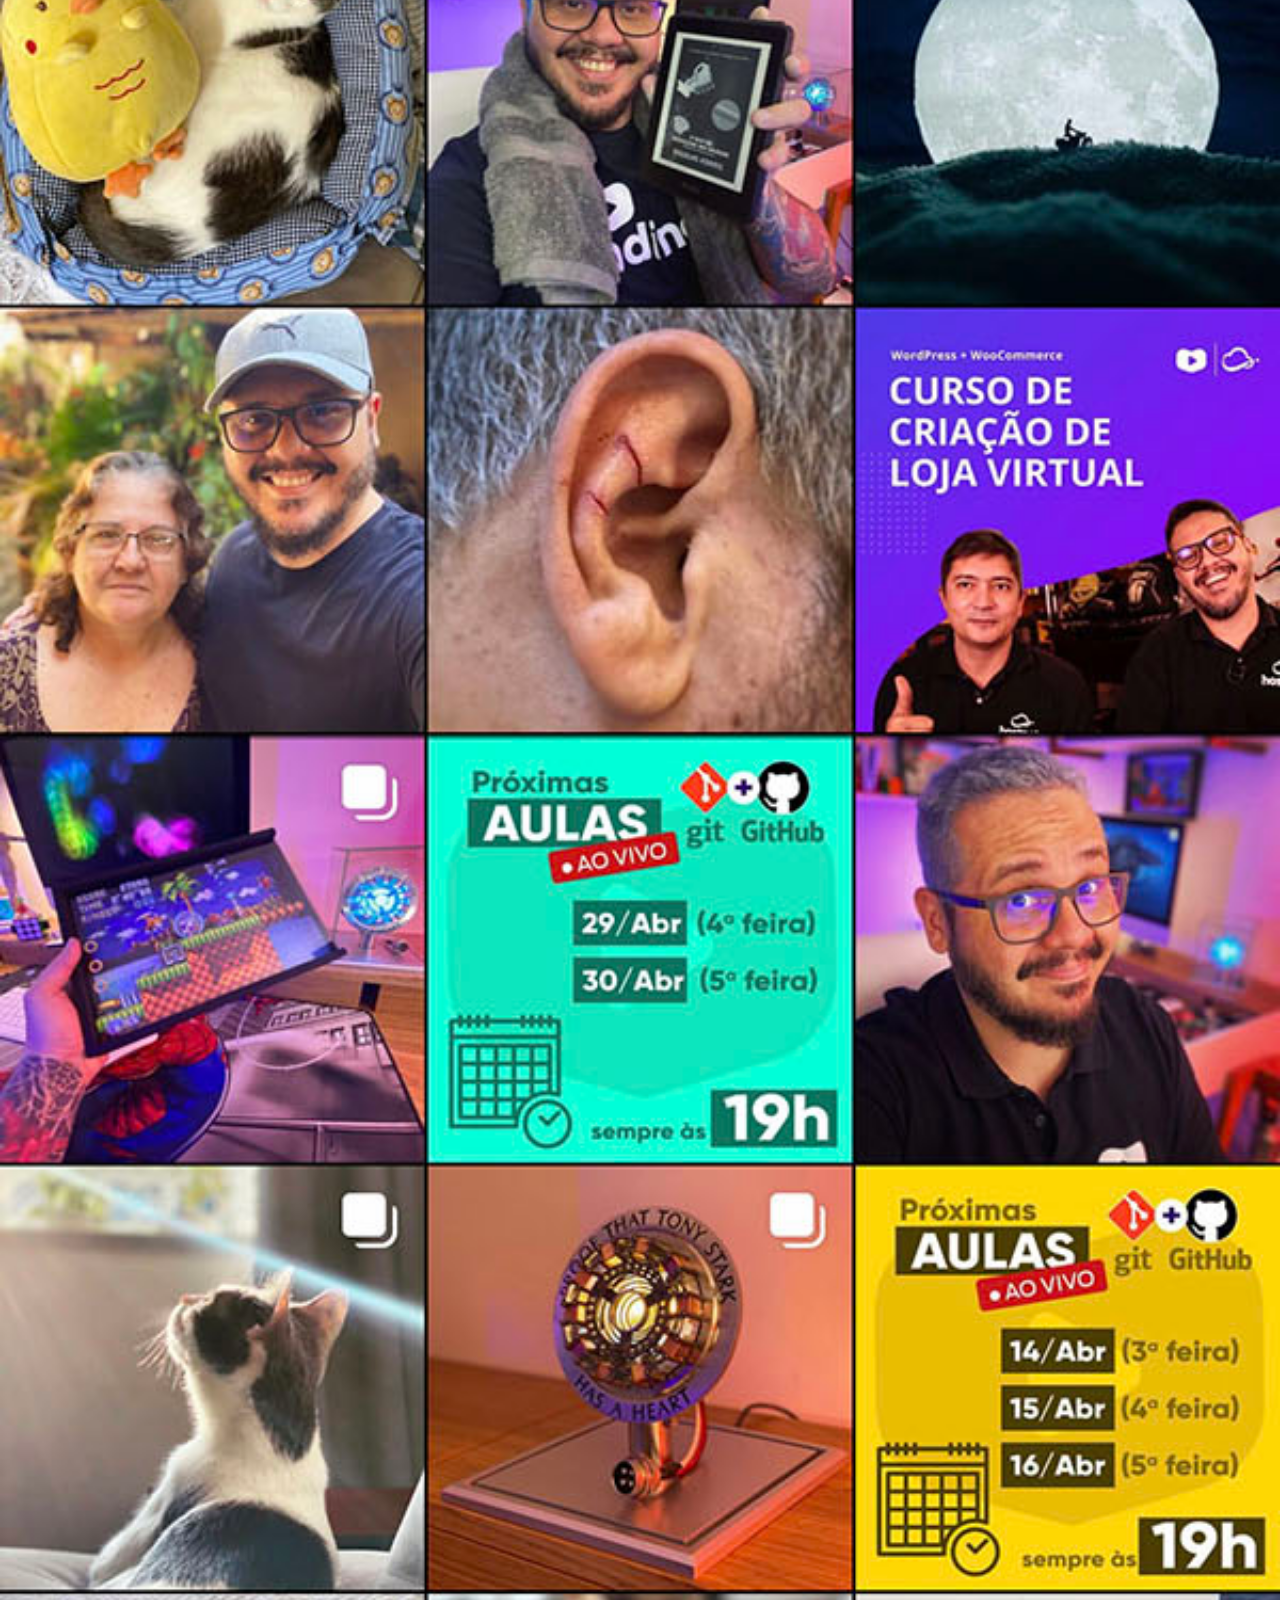
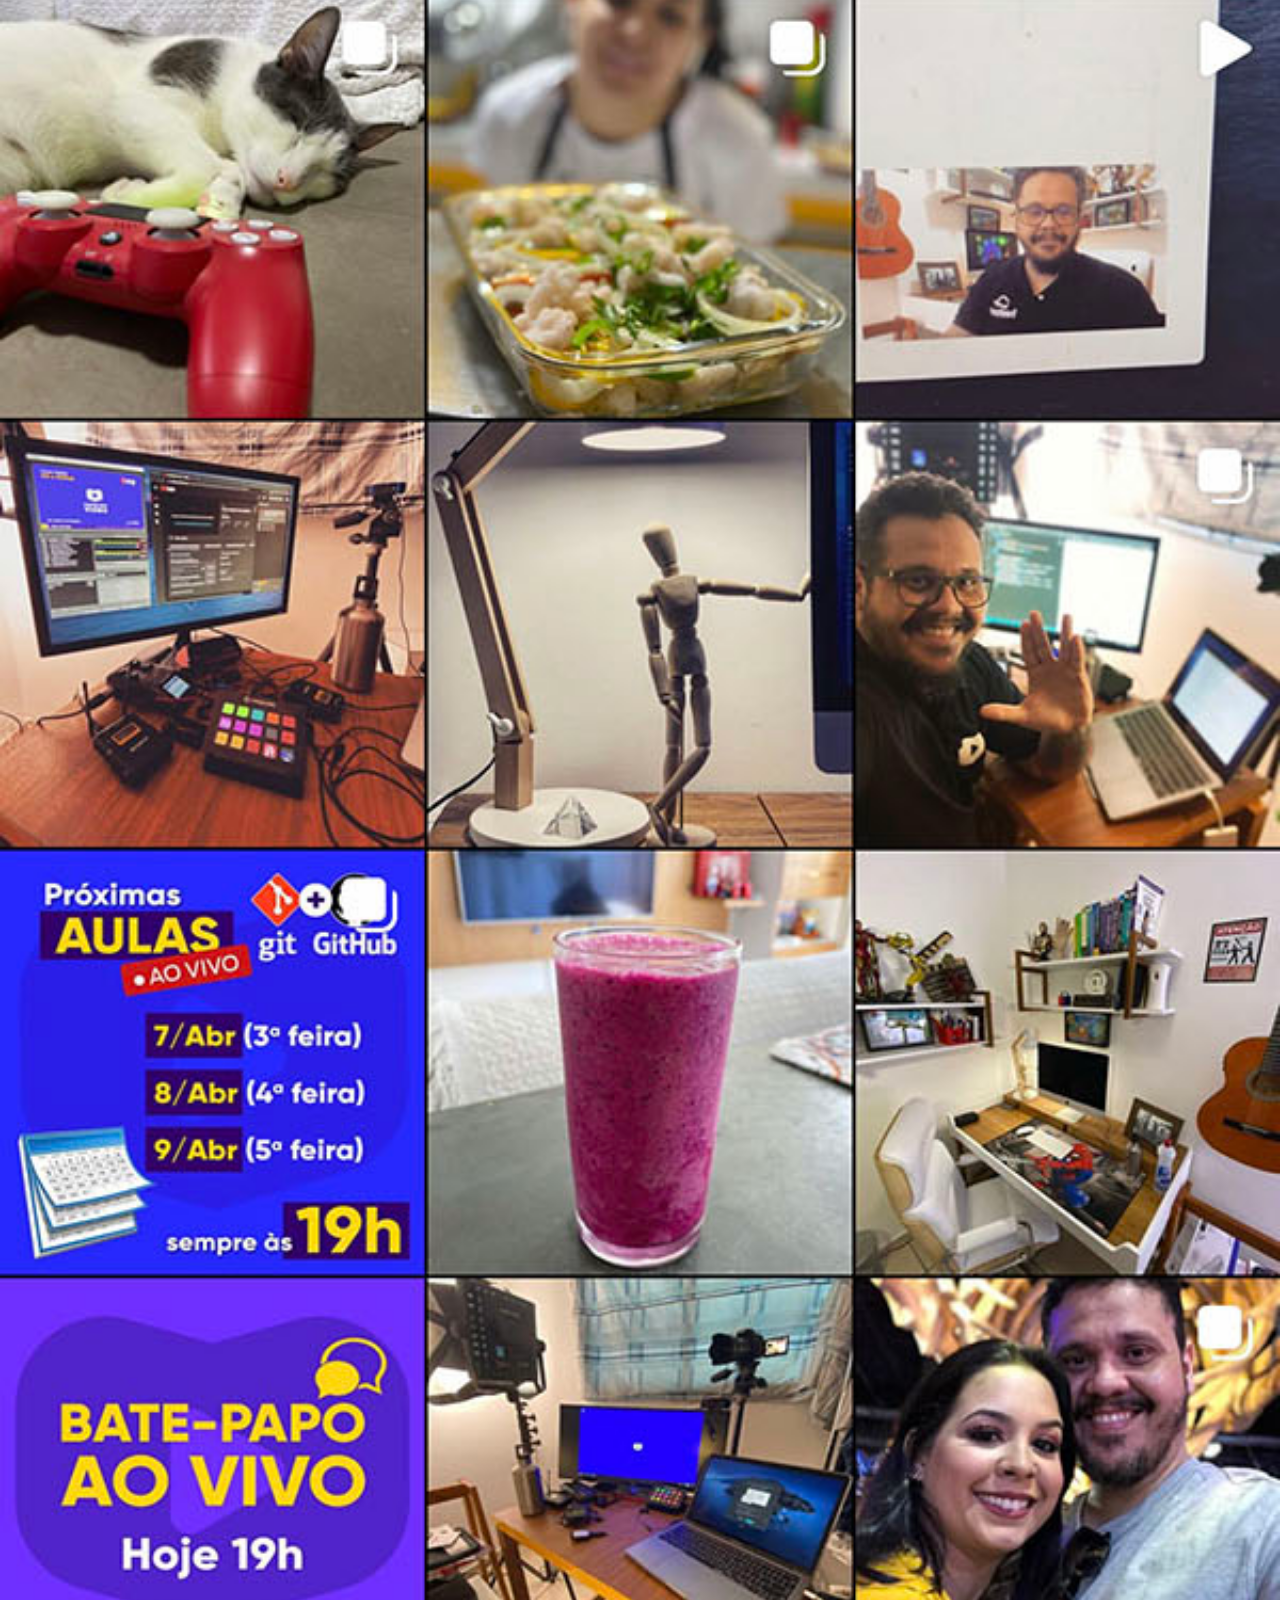
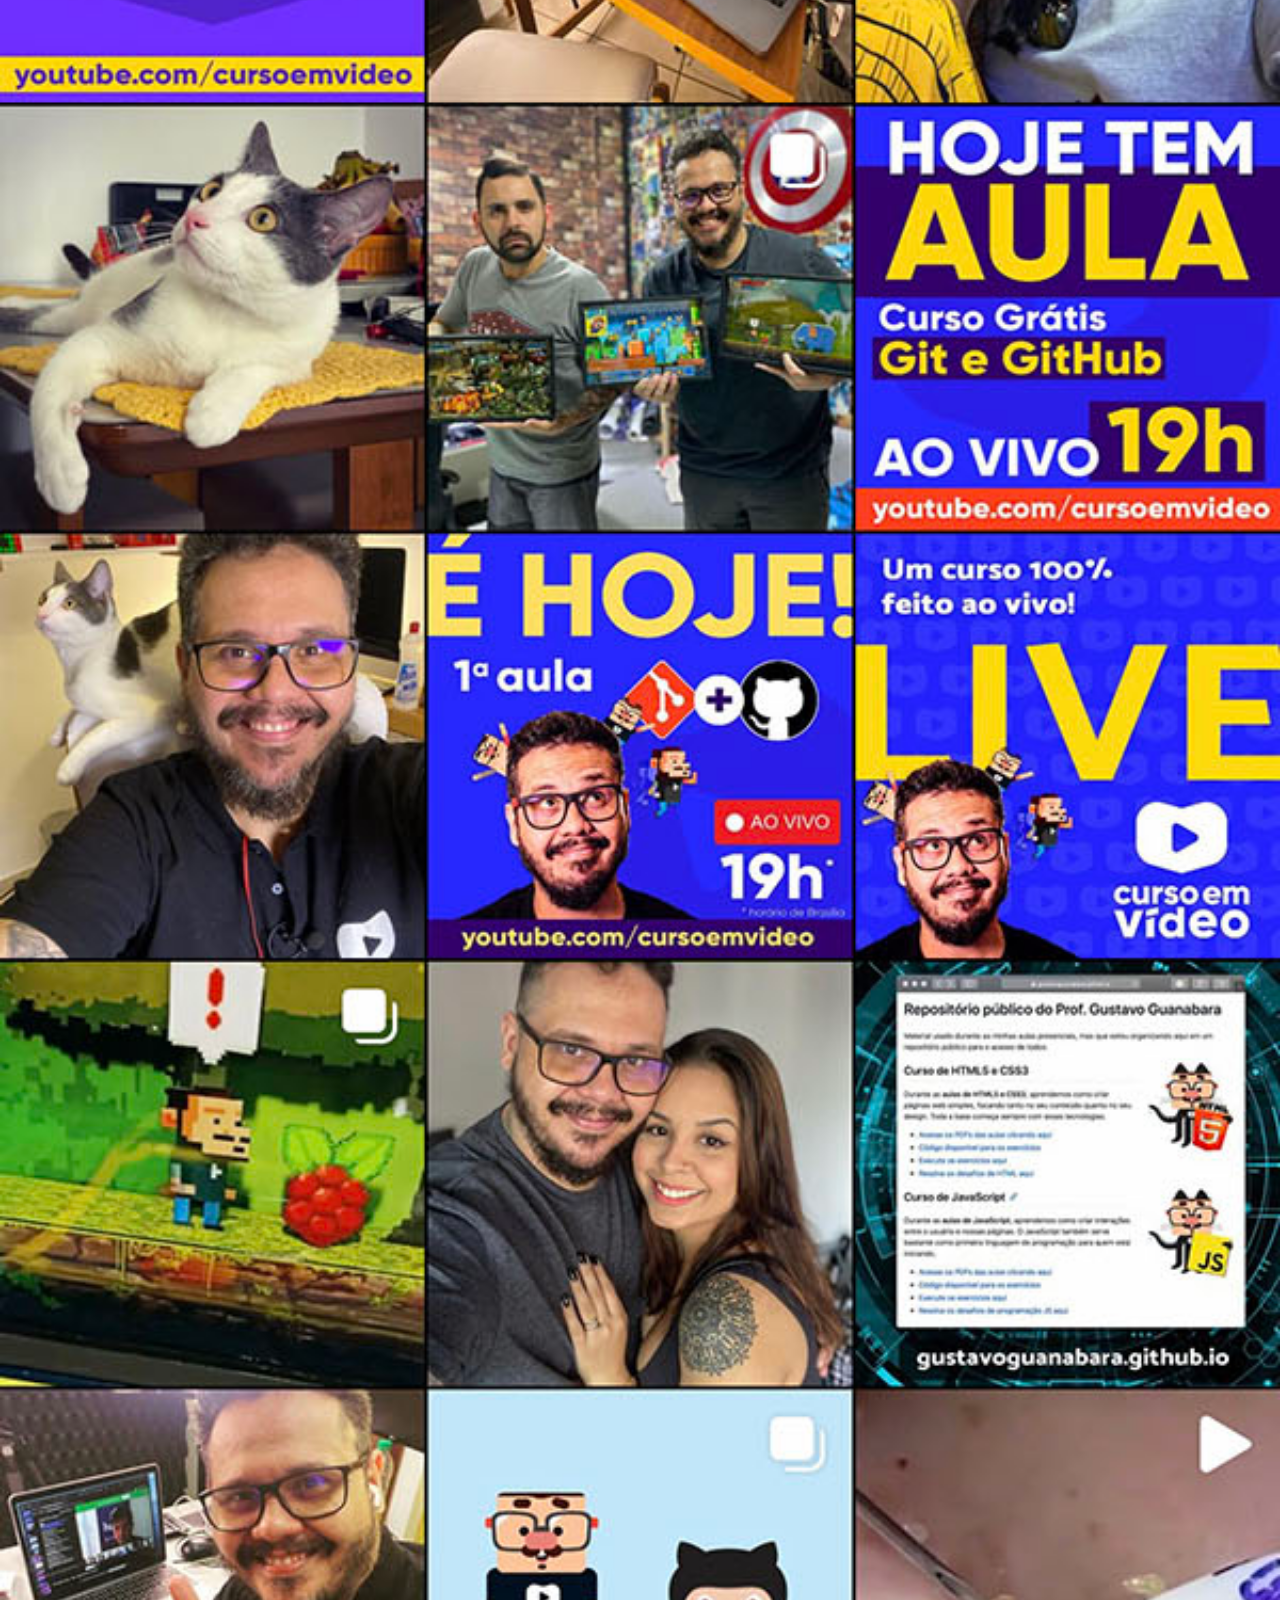
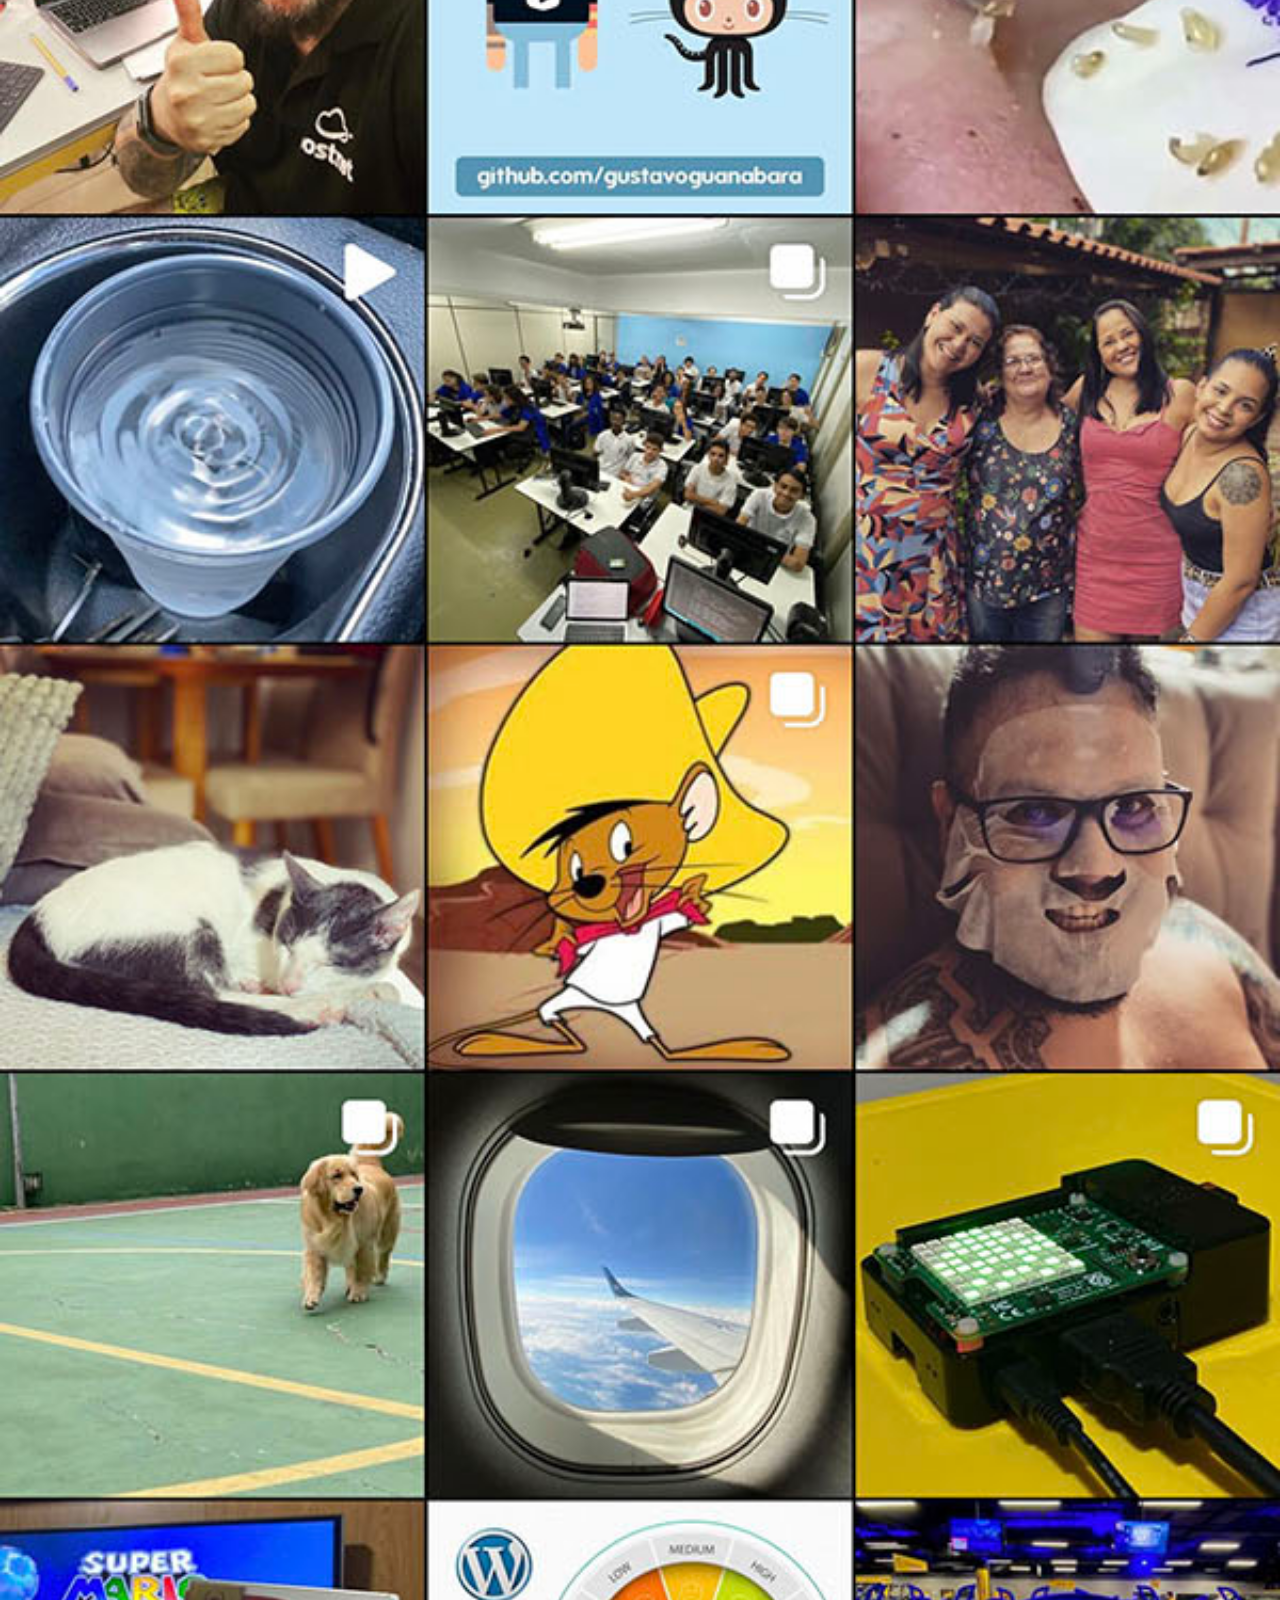
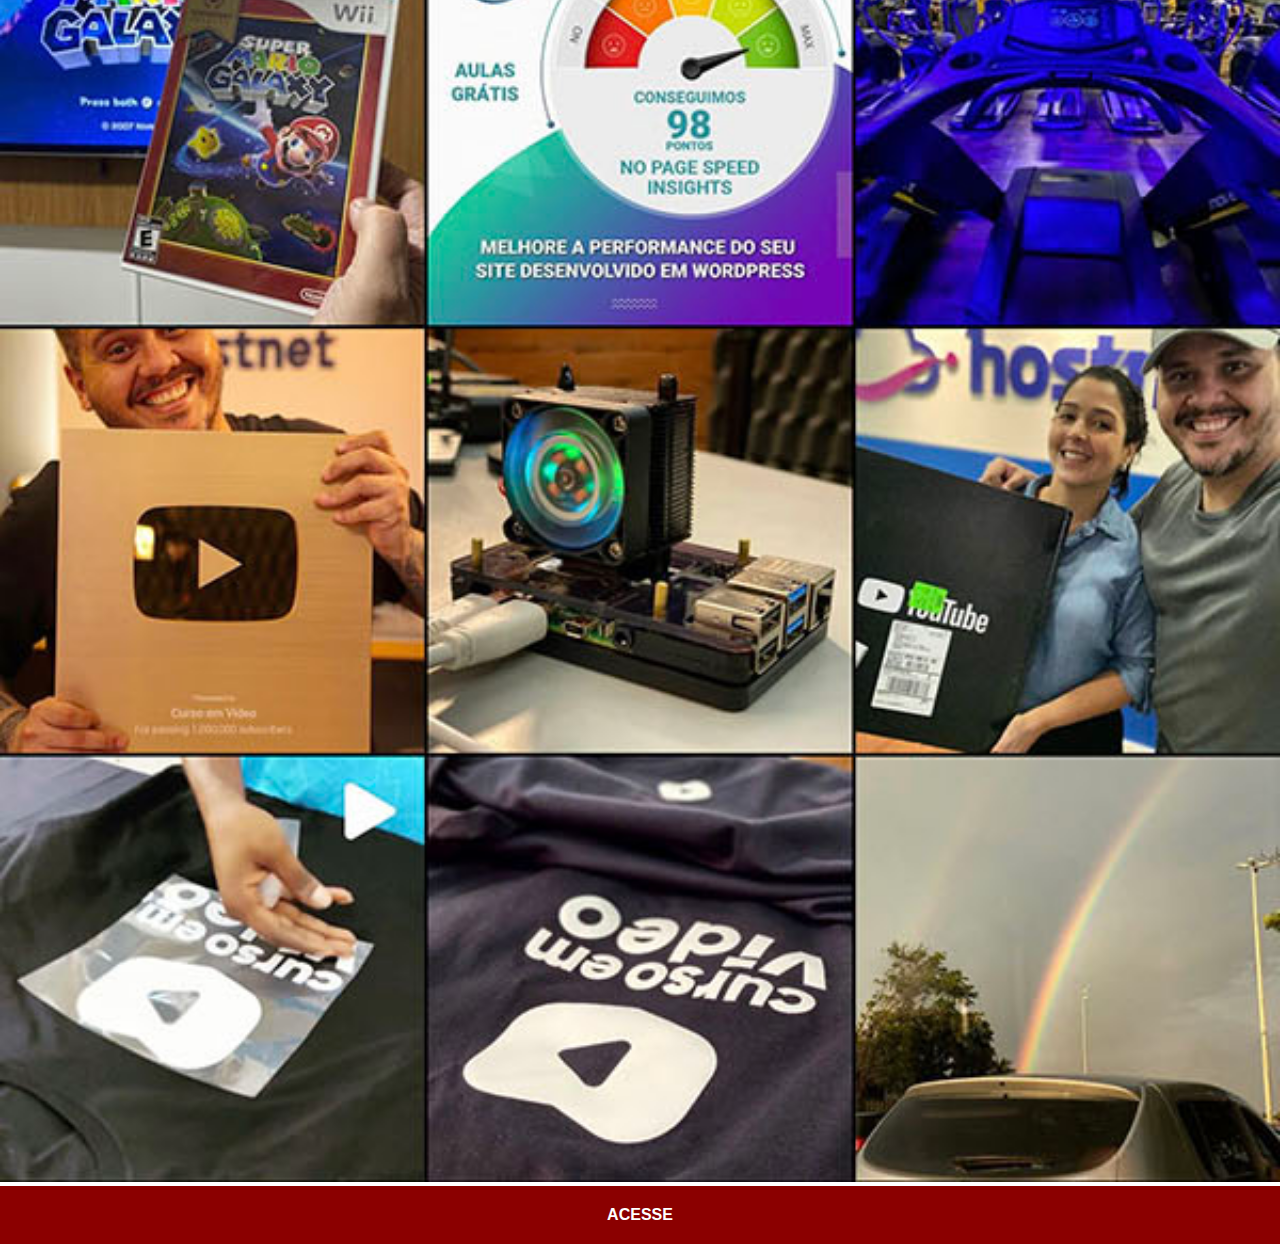
<file: instagram.html>
<!DOCTYPE html>
<html lang="pt-BR">
<head>
    <meta charset="UTF-8">
    <meta http-equiv="X-UA-Compatible" content="IE=edge">
    <meta name="viewport" content="width=device-width, initial-scale=1.0">
    <title>Instagram</title>
    <link rel="stylesheet" href="estilos/social.css">
</head>
<body>
    <img src="imagens/tela-instagram.jpg" alt="Instagram">
    <a href="https://www.instagram.com/gustavoguanabara/" target="_blank">ACESSE</a>
</body>
</html>
</file>
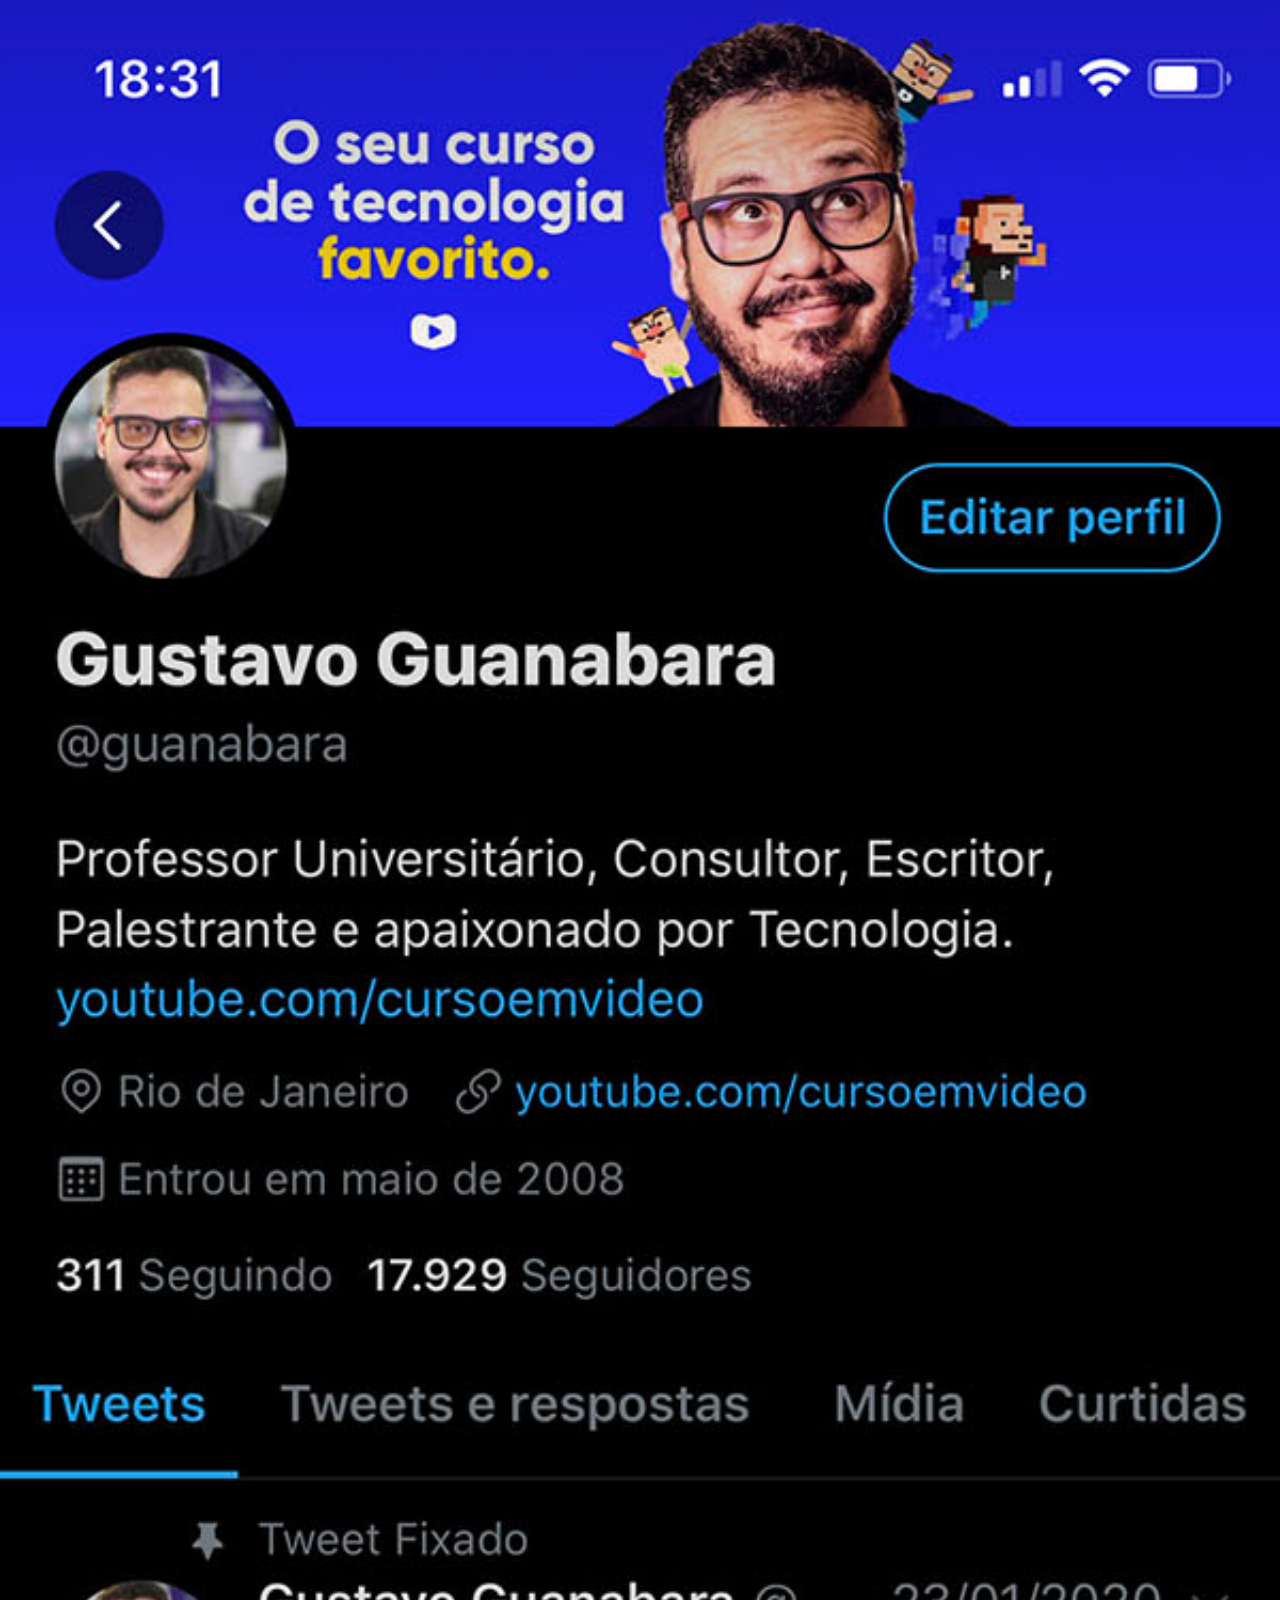
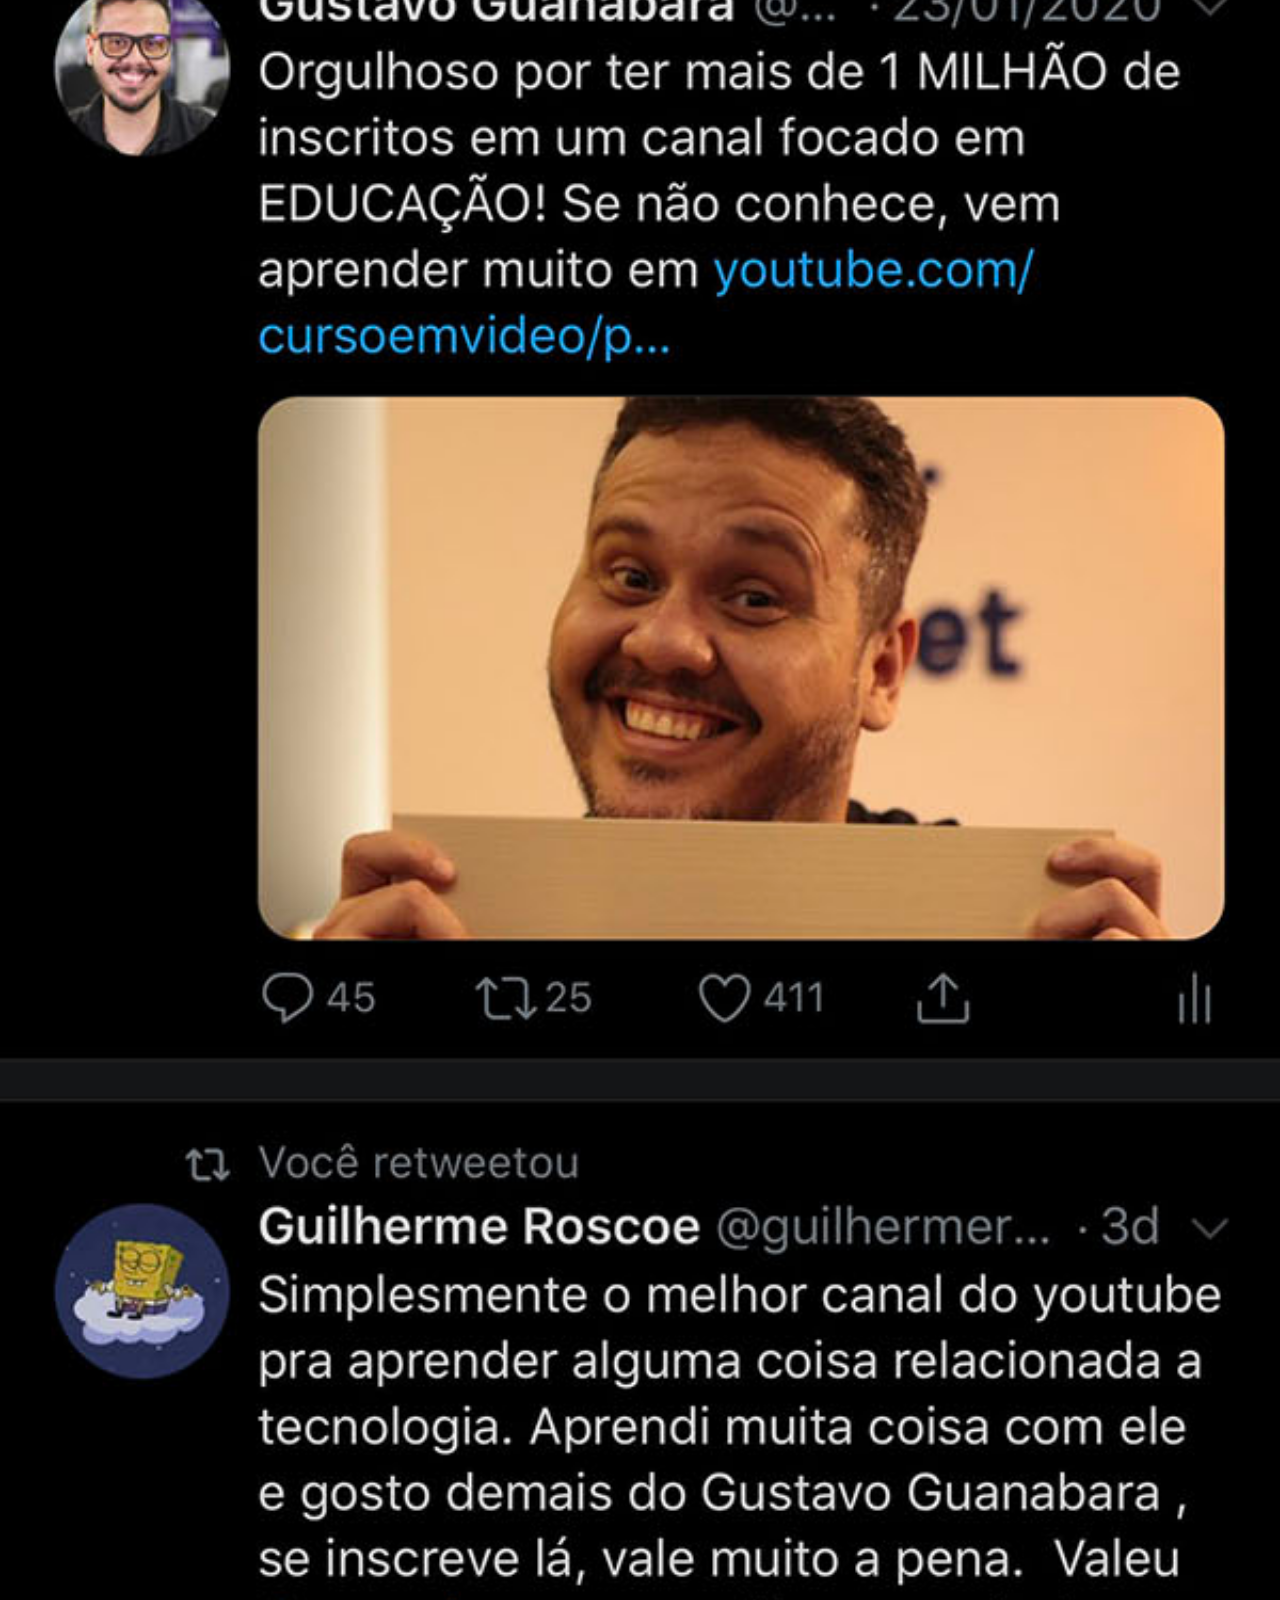
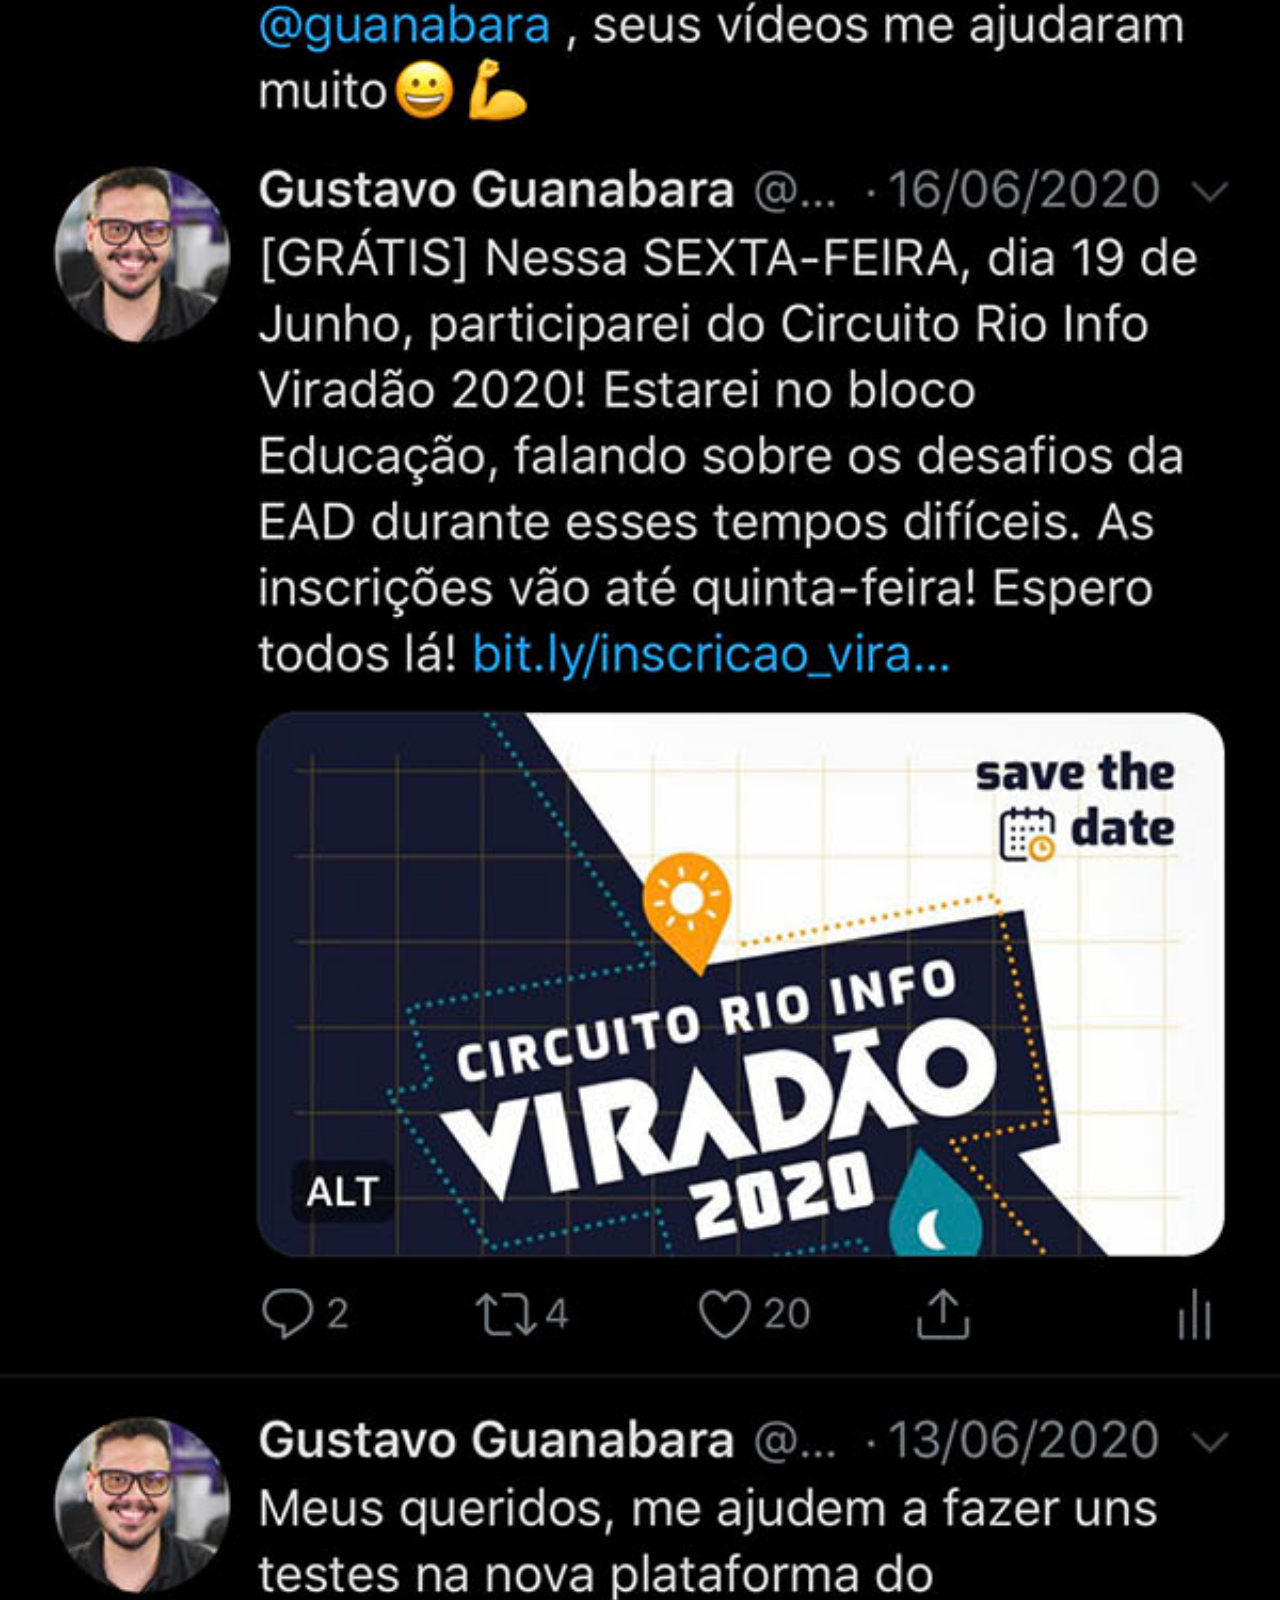
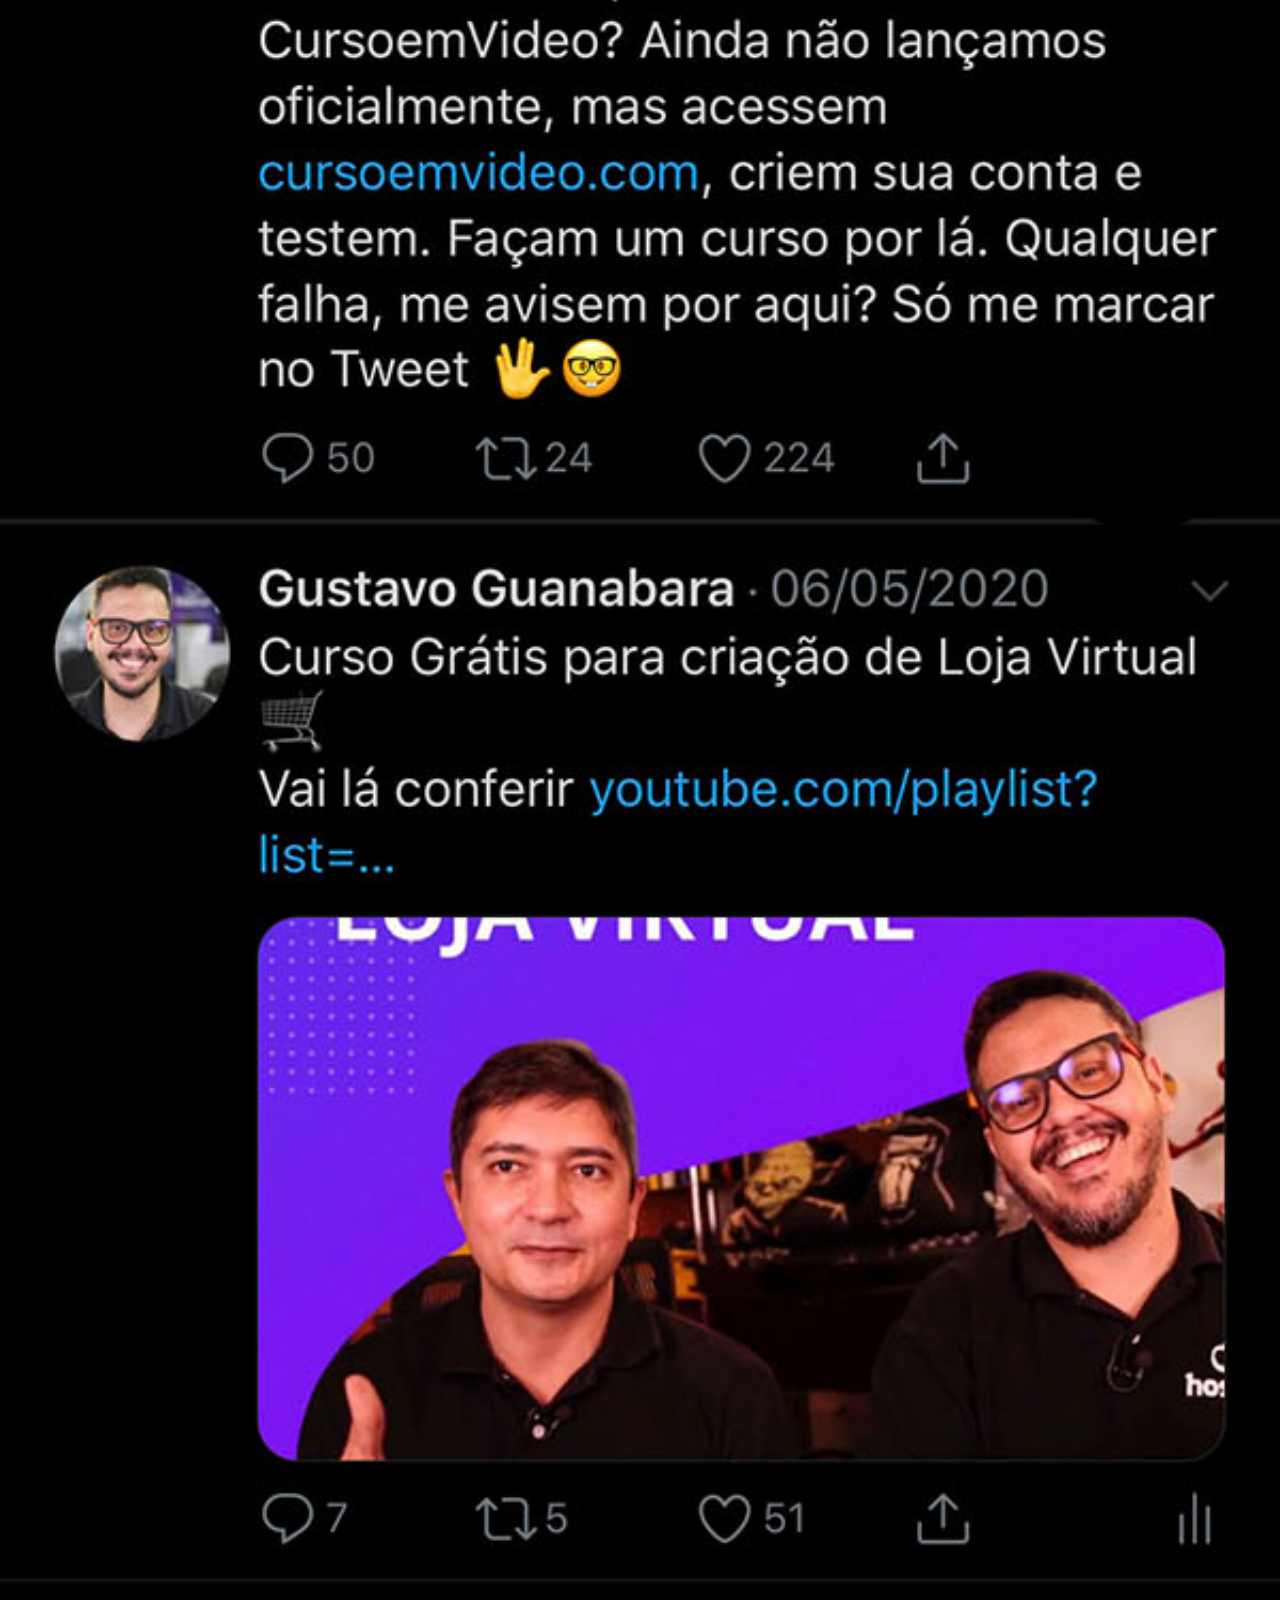
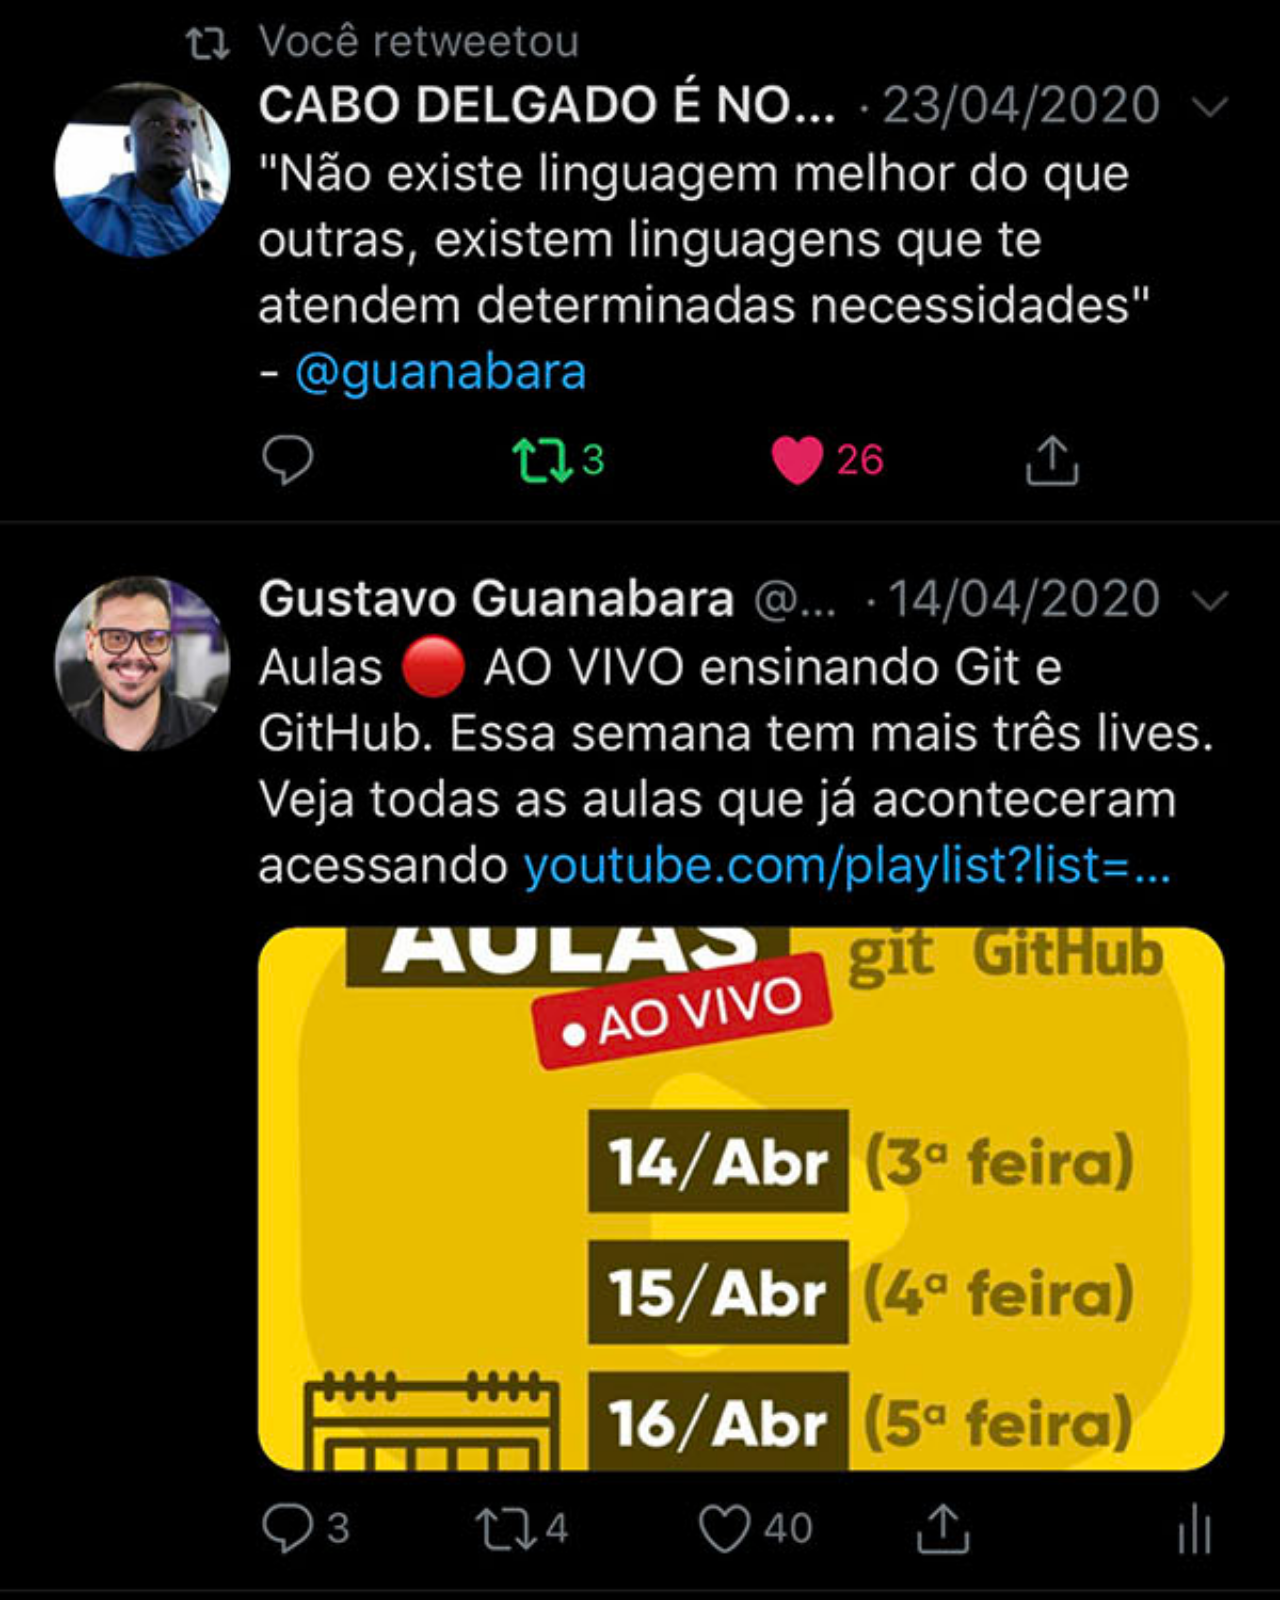
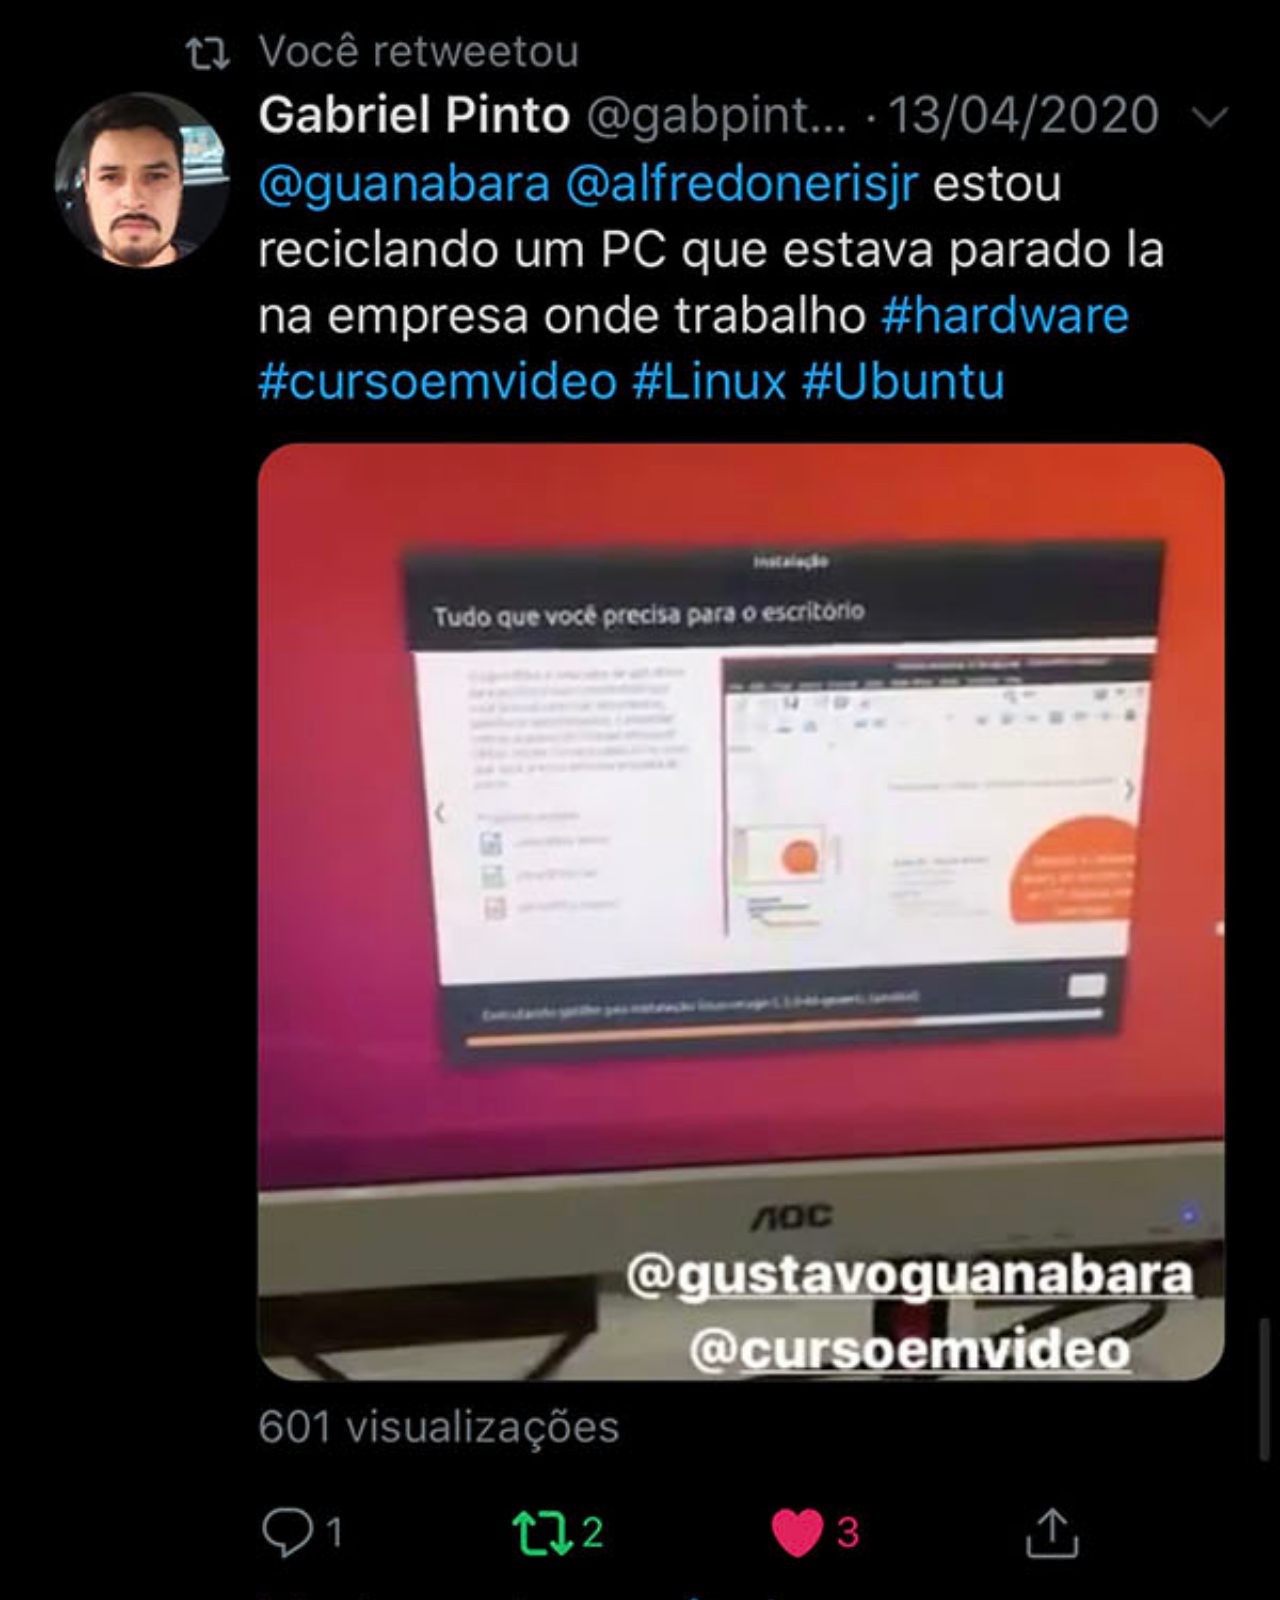
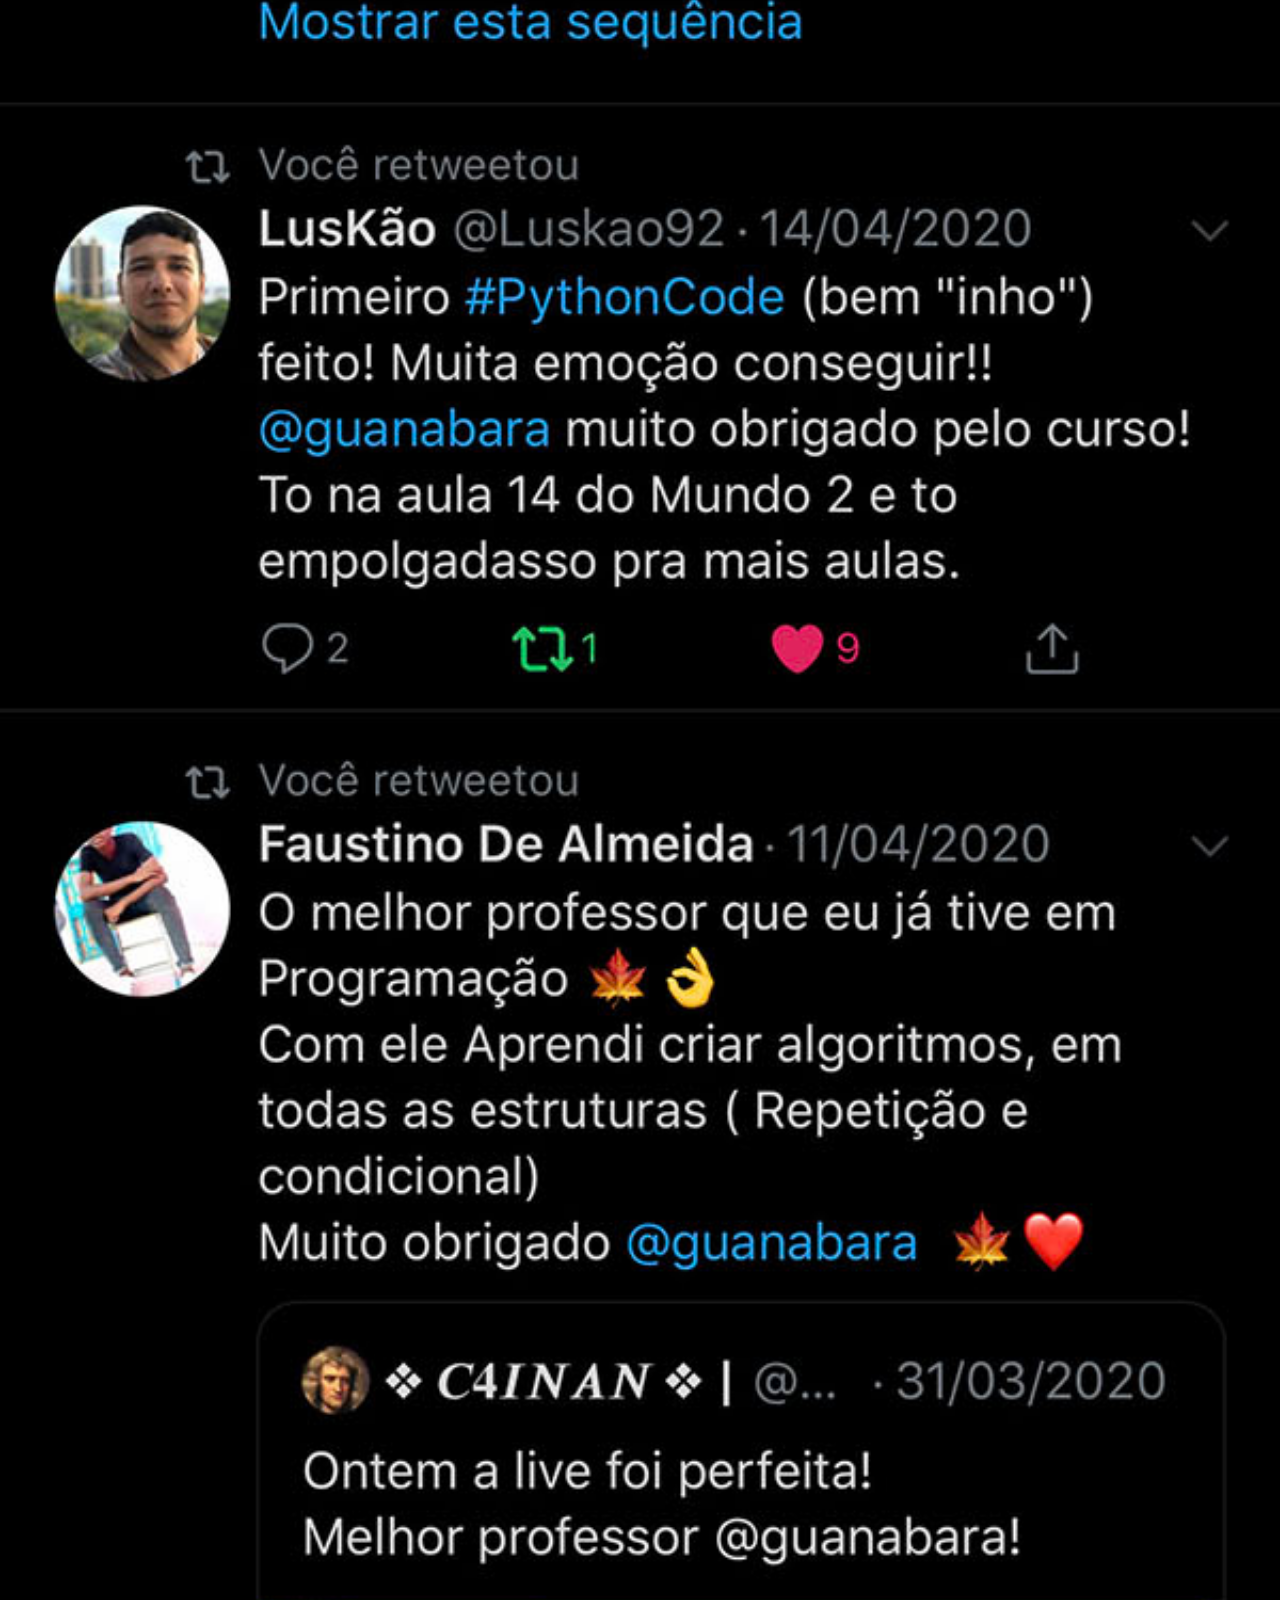
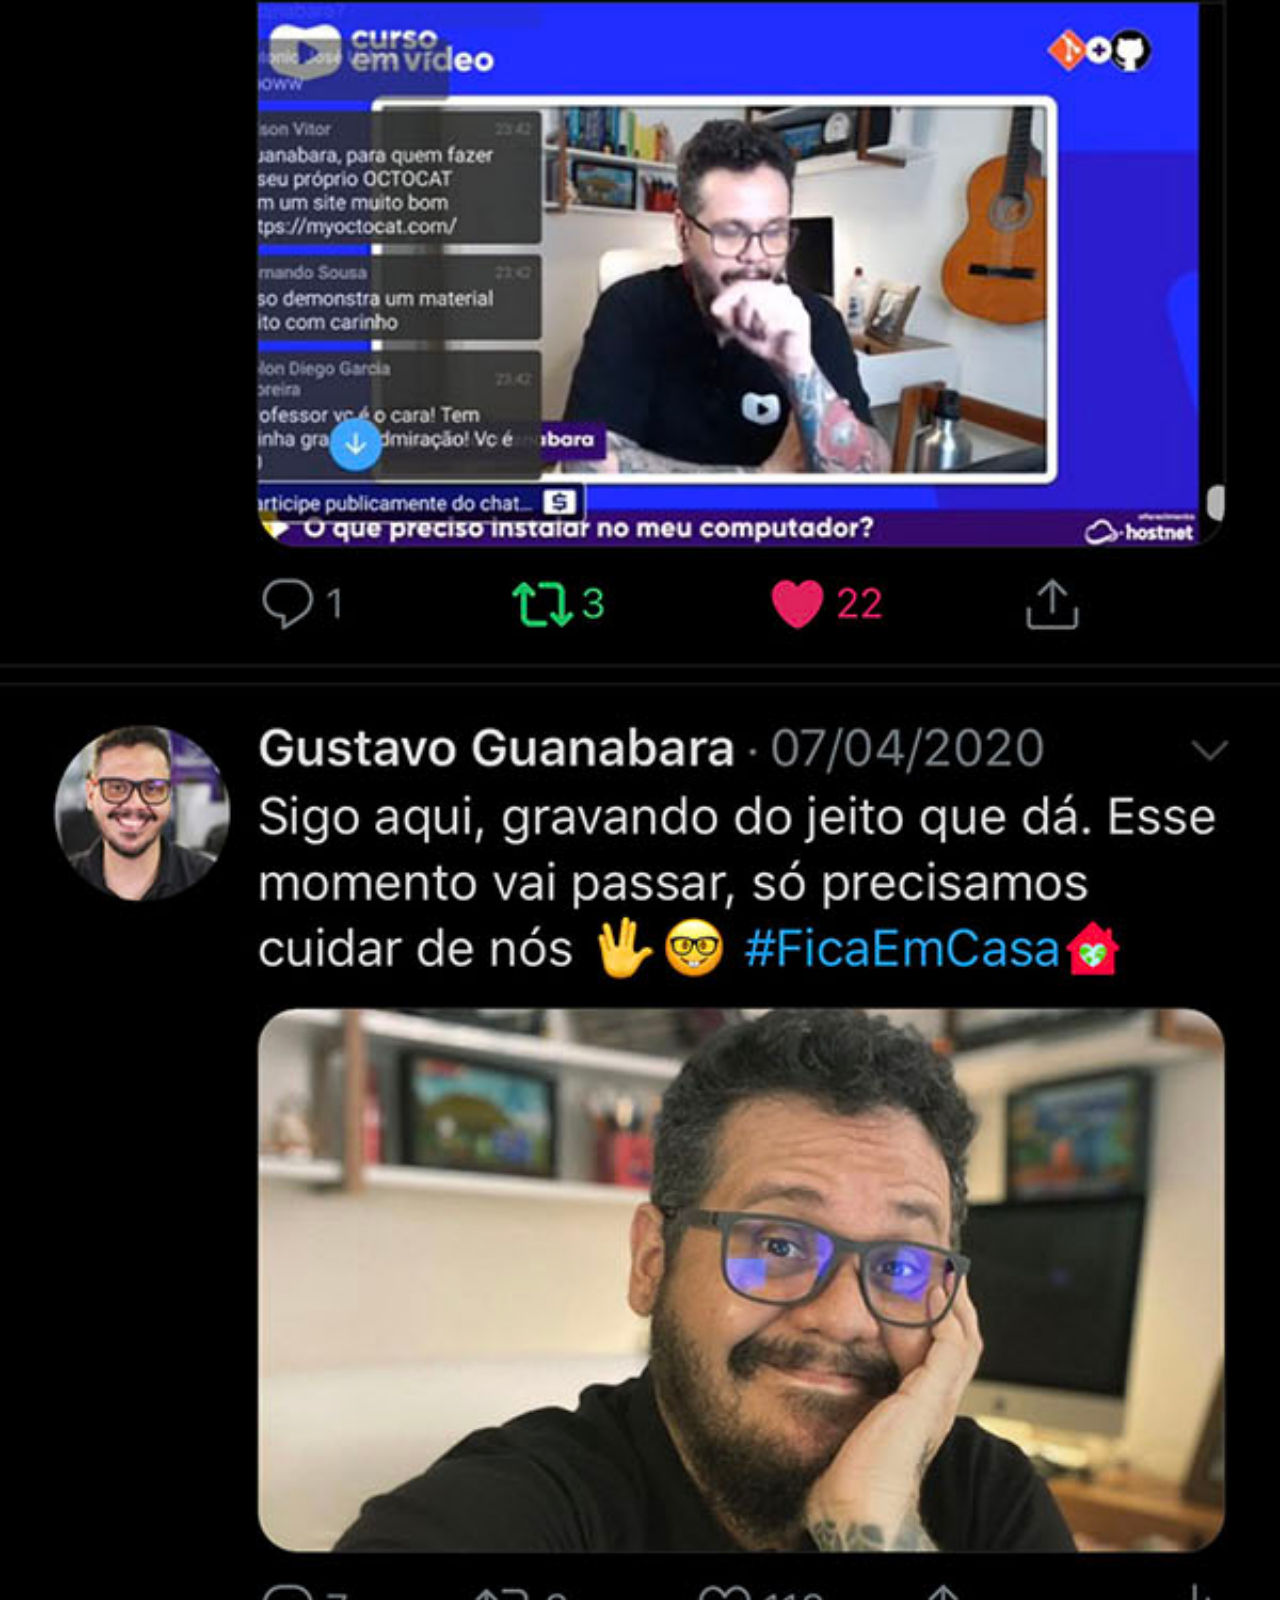
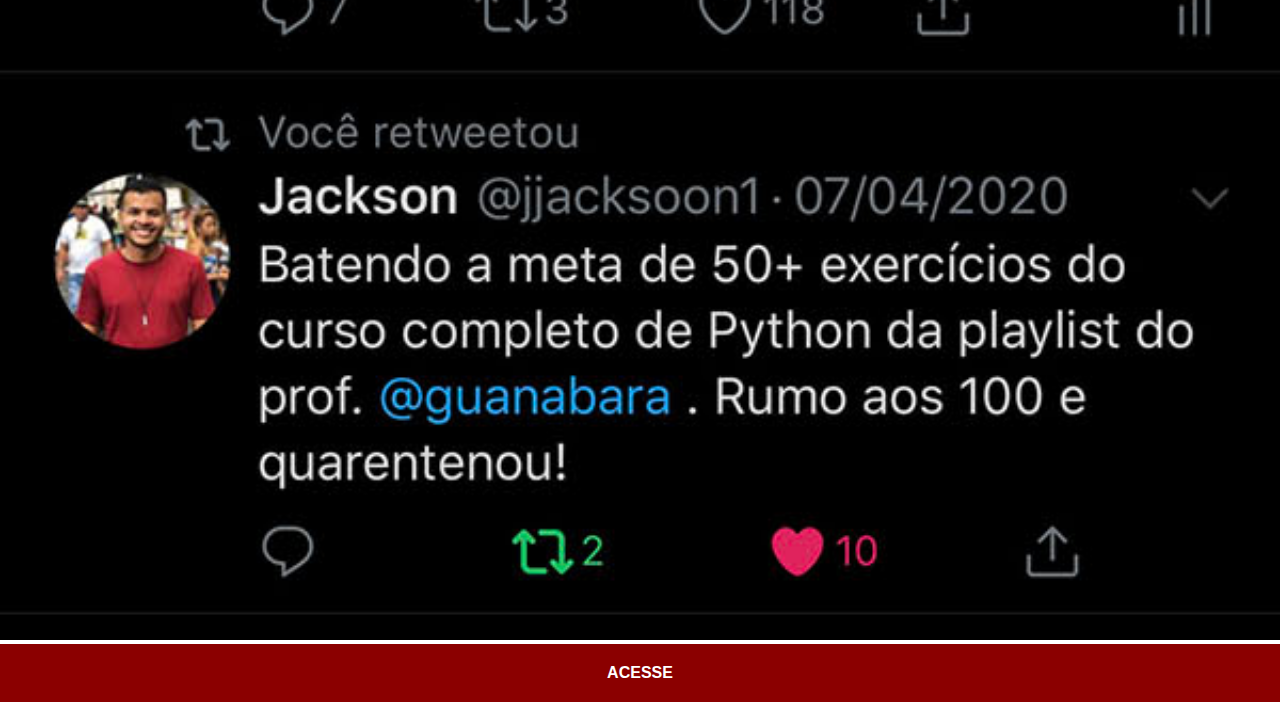
<file: twitter.html>
<!DOCTYPE html>
<html lang="pt-BR">
<head>
    <meta charset="UTF-8">
    <meta http-equiv="X-UA-Compatible" content="IE=edge">
    <meta name="viewport" content="width=device-width, initial-scale=1.0">
    <title>Twitter</title>
    <link rel="stylesheet" href="estilos/social.css">
</head>
<body>
    <img src="imagens/tela-twitter.jpg" alt="Twitter">
    <a href="https://twitter.com/guanabara" target="_blank">ACESSE</a>
</body>
</html>
</file>
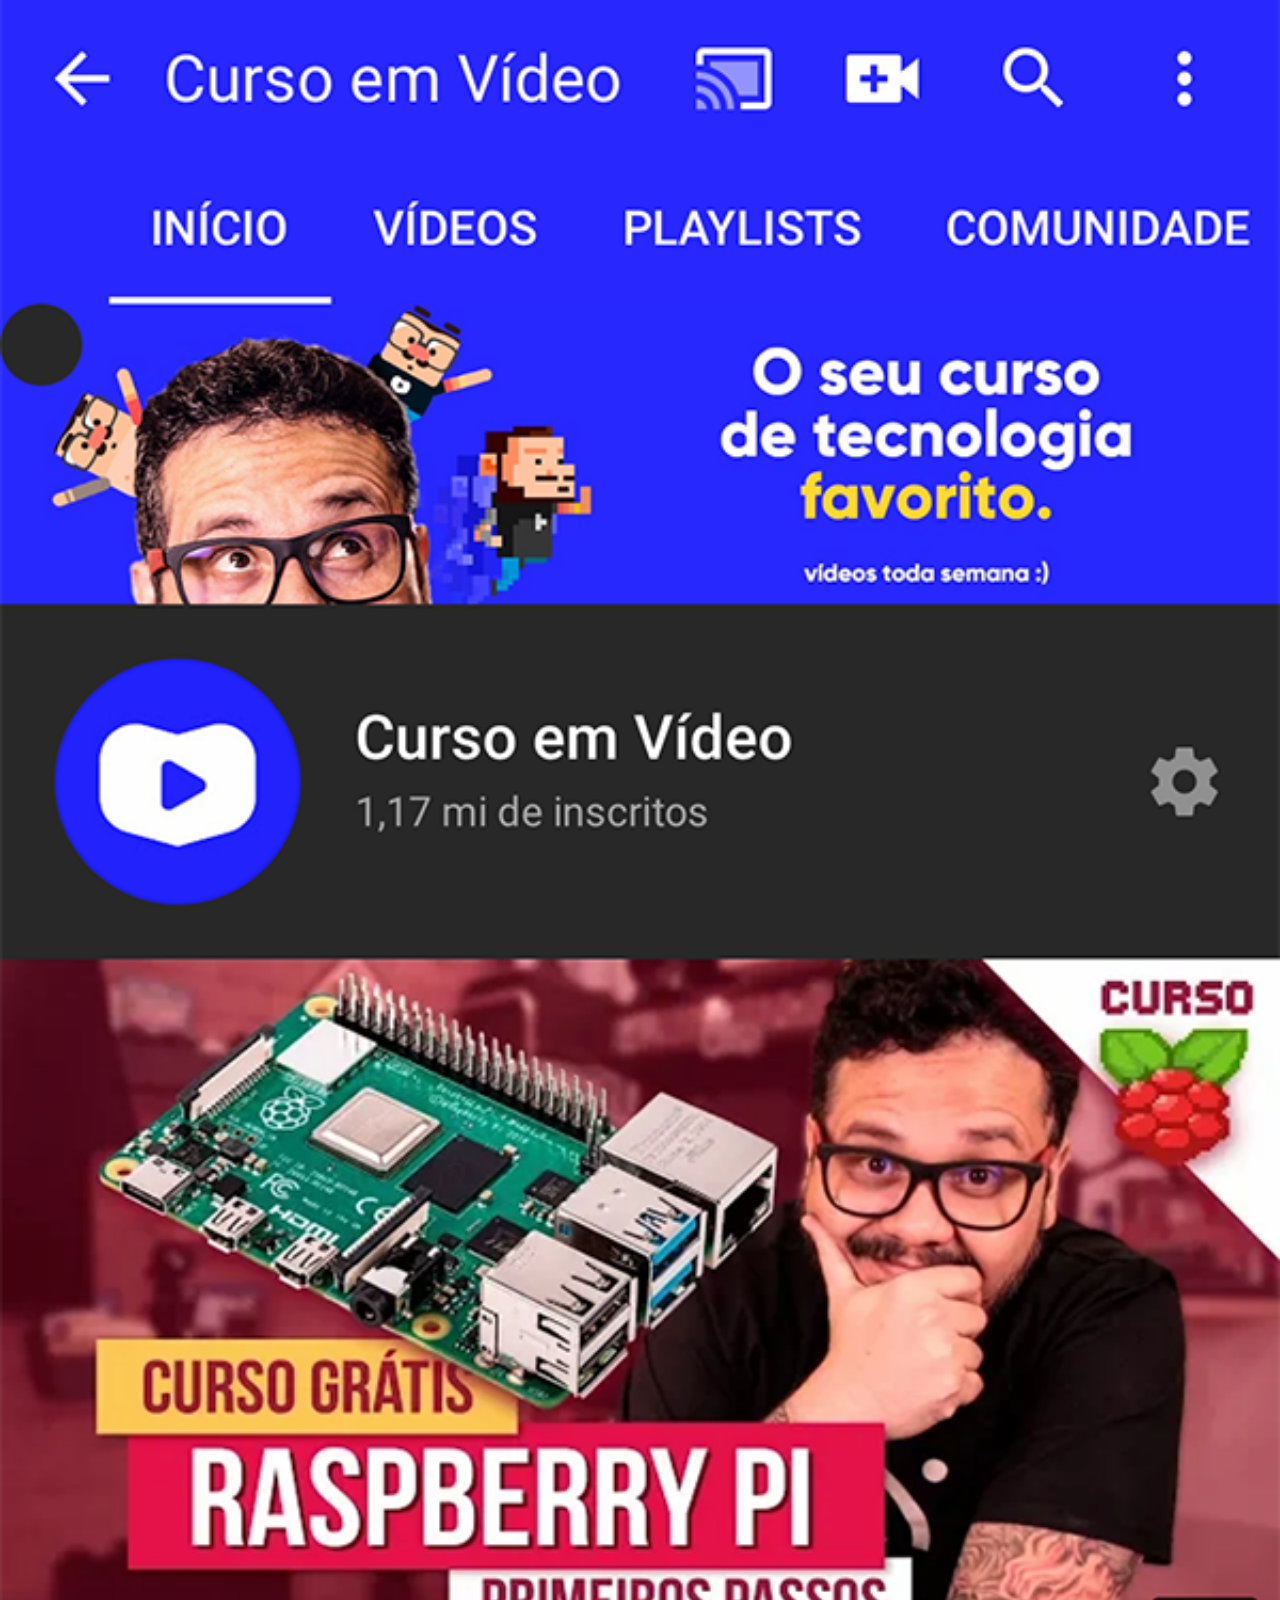
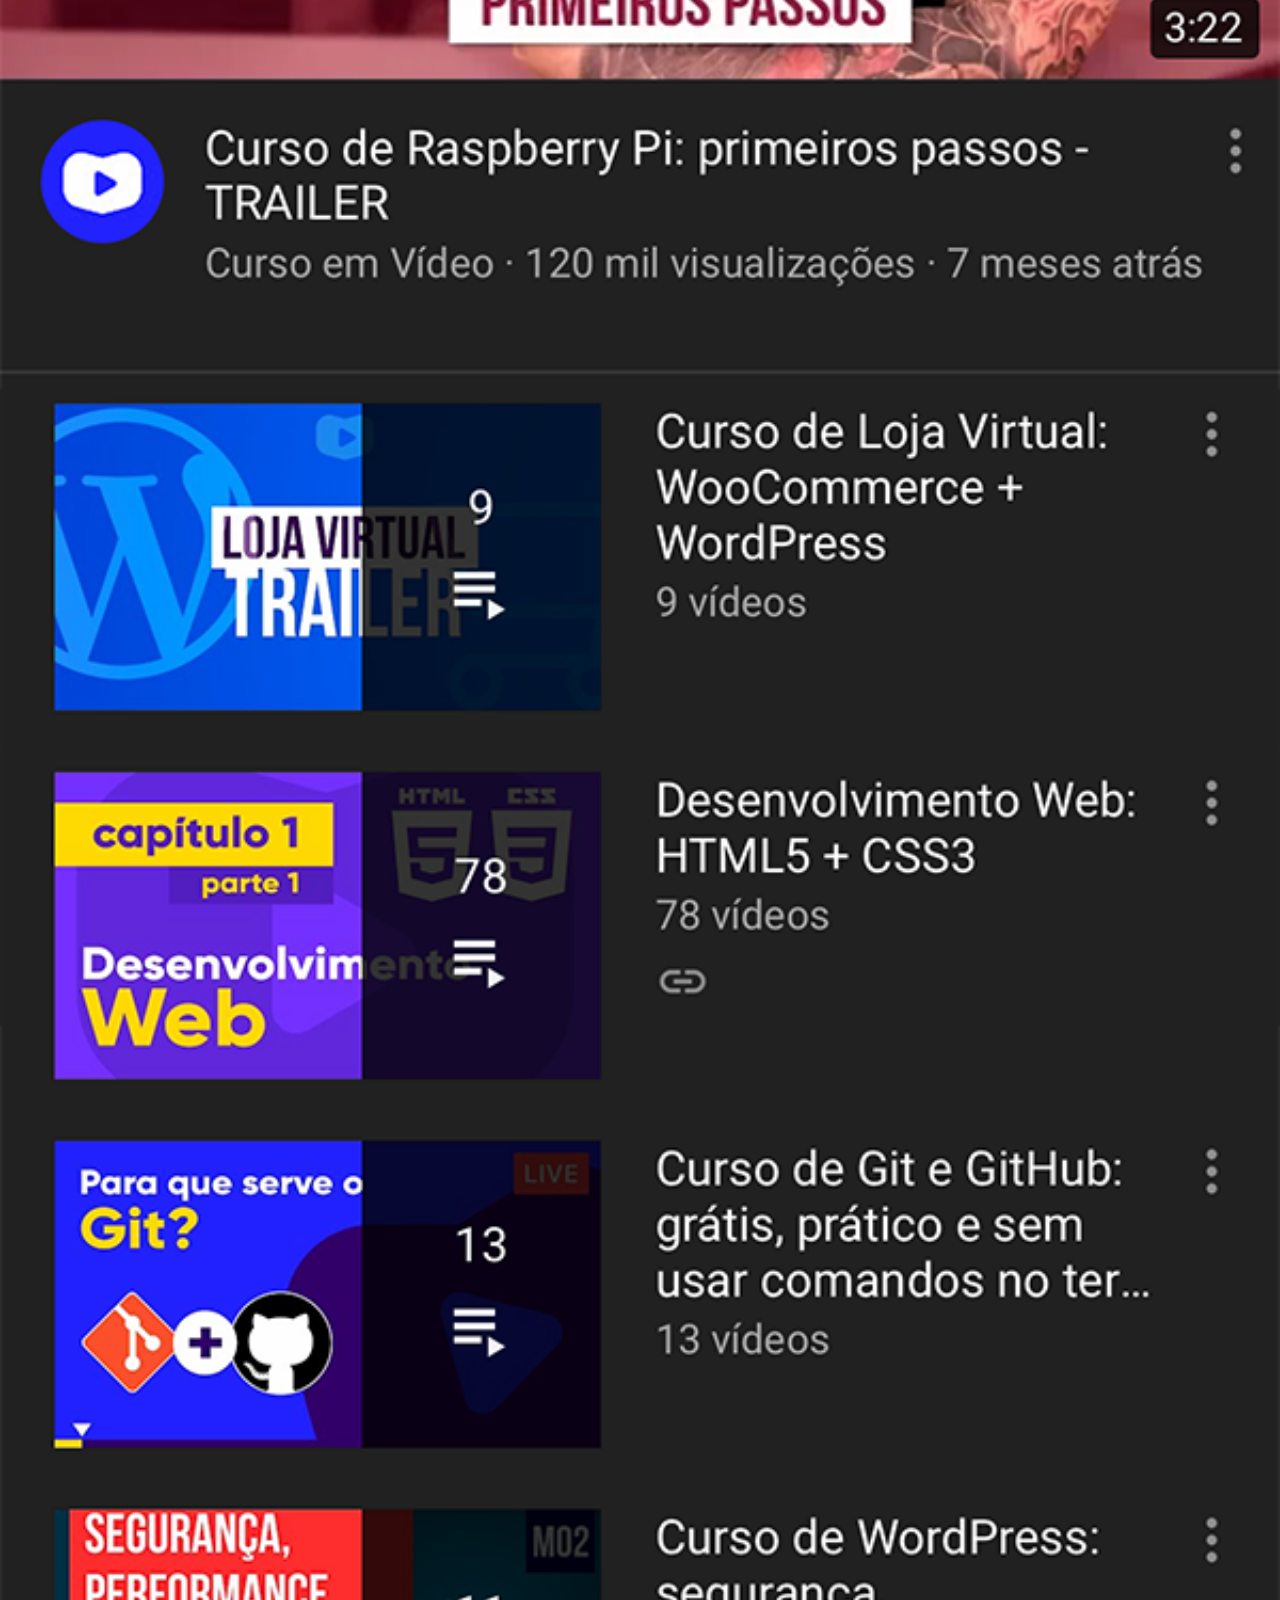
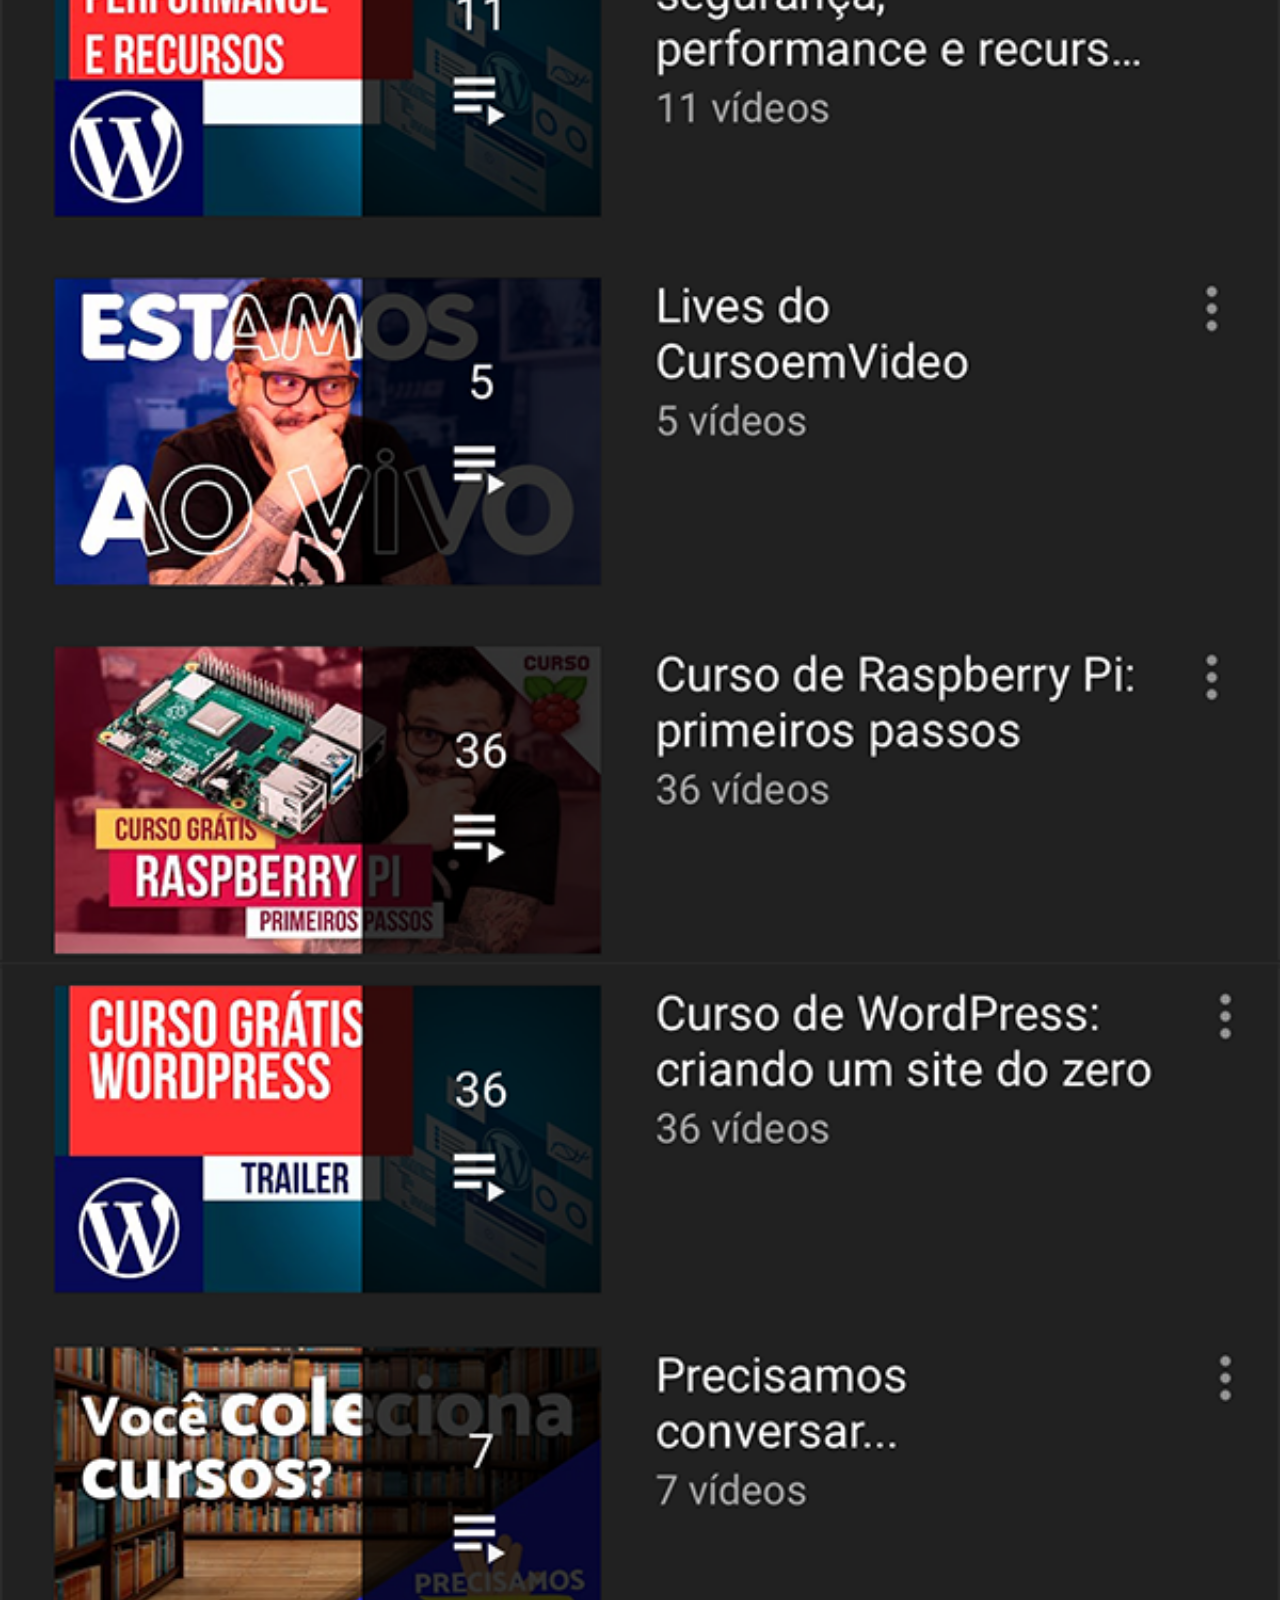
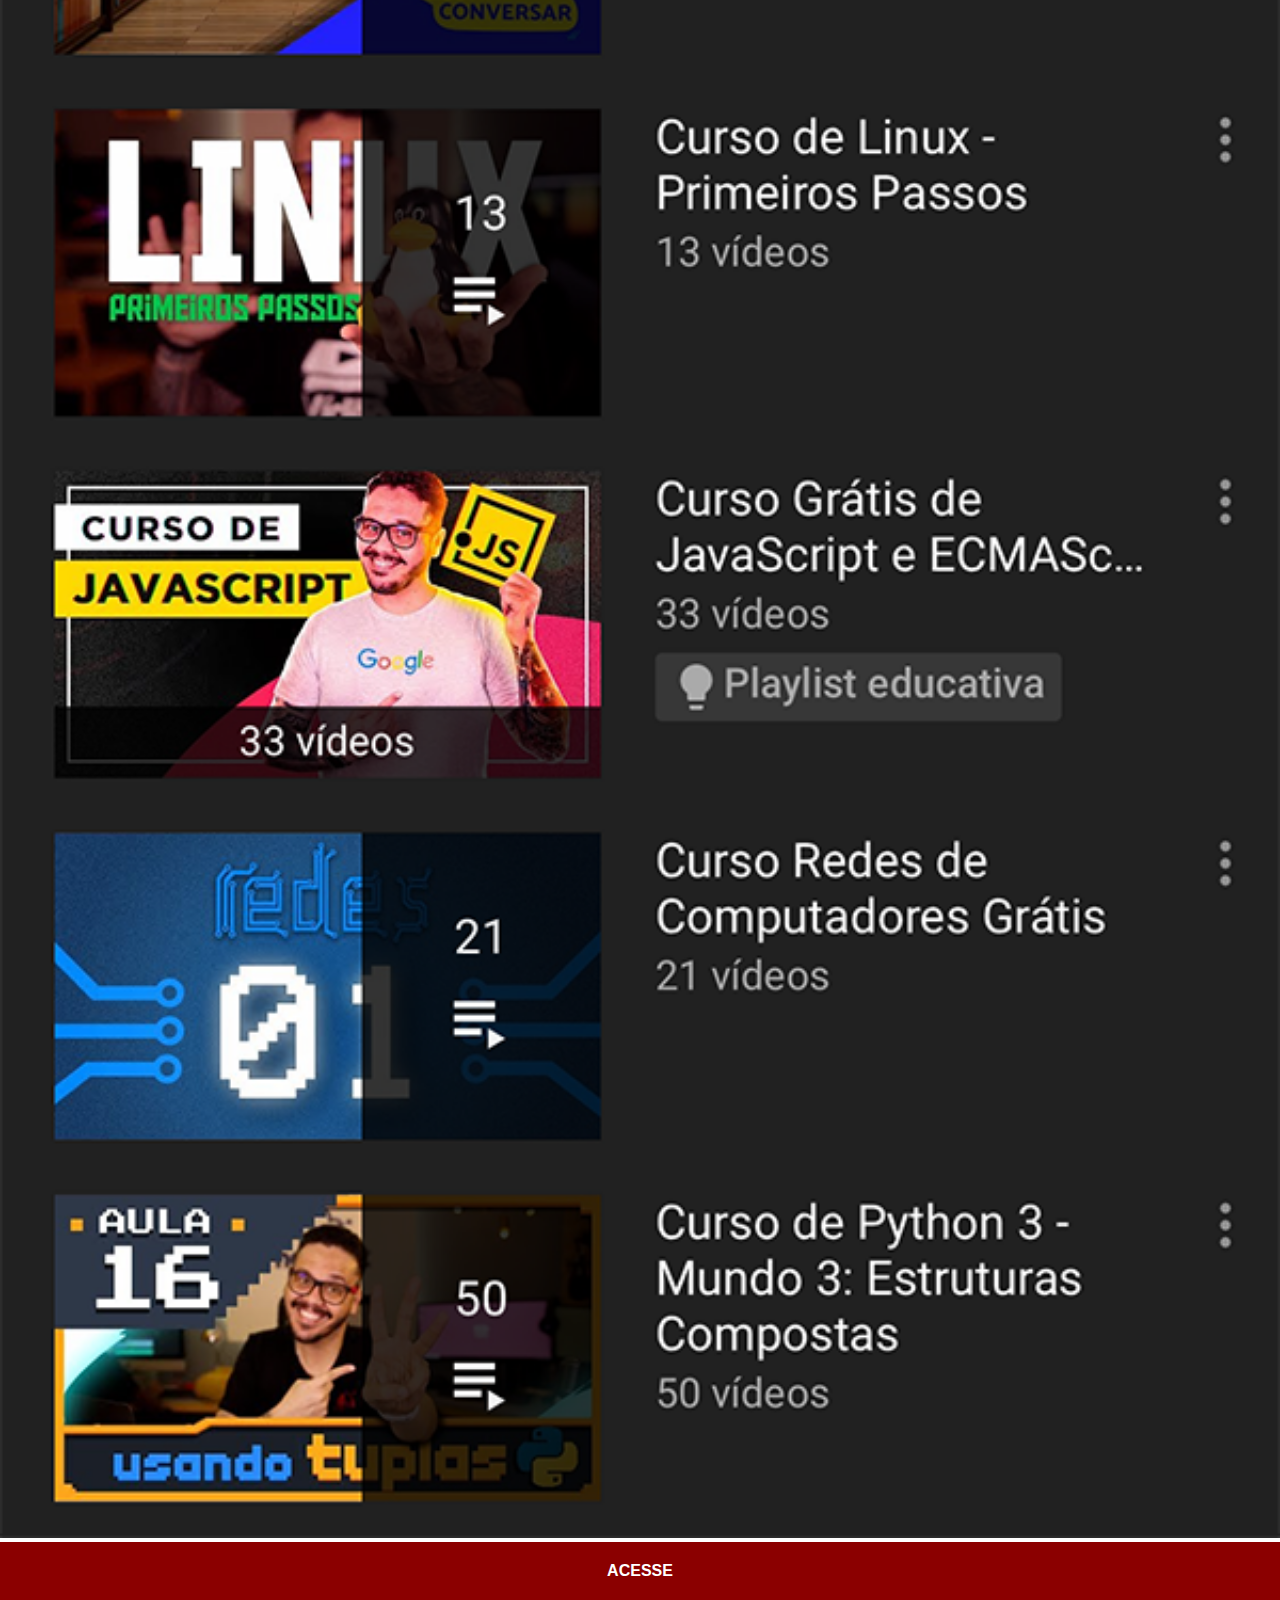
<file: youtube.html>
<!DOCTYPE html>
<html lang="pt-BR">
<head>
    <meta charset="UTF-8">
    <meta http-equiv="X-UA-Compatible" content="IE=edge">
    <meta name="viewport" content="width=device-width, initial-scale=1.0">
    <title>Youtube</title>
    <link rel="stylesheet" href="estilos/social.css">
</head>
<body>
    <img src="imagens/tela-youtube.png" alt="Youtube">
    <a href="https://www.youtube.com/@CursoemVideo/playlists">ACESSE</a>
</body>
</html>
</file>
<file: estilos/style.css>
@charset "UTF-8";

*{
    margin: 0px;
    padding: 0px;
    font-family: Arial, Helvetica, sans-serif;
}

html, body{
    height: 100vh;
    width: 100vw;
    background-color: black;
}

body{
    background: url('../imagens/fundo-madeira.jpg') no-repeat top center;
    background-size: cover;
    background-attachment: fixed;
}

main{
    height: 100vh;
    position: relative;
   
}

#telefone {
    height: 627px;
    width: 311px;
    position: absolute;
    top: 50%;
    left: 50%;
    transform: translate(-50%, -50%);
    background: url('../imagens/frame-iphone.png') no-repeat;
}

#tela{
    position: relative;
    top: 80px;
    left: 22px;
    width: 267px;
    height: 471px;
}
#redes-sociais {
    text-align: right;
}
#redes-sociais img {
    width: 50px;
    margin: 10px;
    border-radius: 50%;
    box-shadow: 2px 2px 5px rgba(0, 0, 0, 0.459);
    box-sizing: border-box;
}

#redes-sociais img:hover {
    border: 2px solid rgba(255, 255, 255, 0.603);
    transform: translate(-3px, -3px);
    box-shadow: 5px 5px 10px rgba(0, 0, 0, 0.603);
    transition: transform 0.3s, border 1s;
}
</file>
<file: estilos/social.css>
@charset "UTF-8";

* {
    margin: 0px;
    padding: 0px;
    font-family: Arial, Helvetica, sans-serif;
}

::-webkit-scrollbar {
    width: 0px;
    height: 0px;
}

img {
    width: 100vw;
}
a {
    display: block;
    background-color: darkred;
    color: white;
    padding: 20px;
    text-align: center;
    font-weight: bolder;
    text-decoration: none;
}
a:hover {
    background-color: red;
}
</file>
